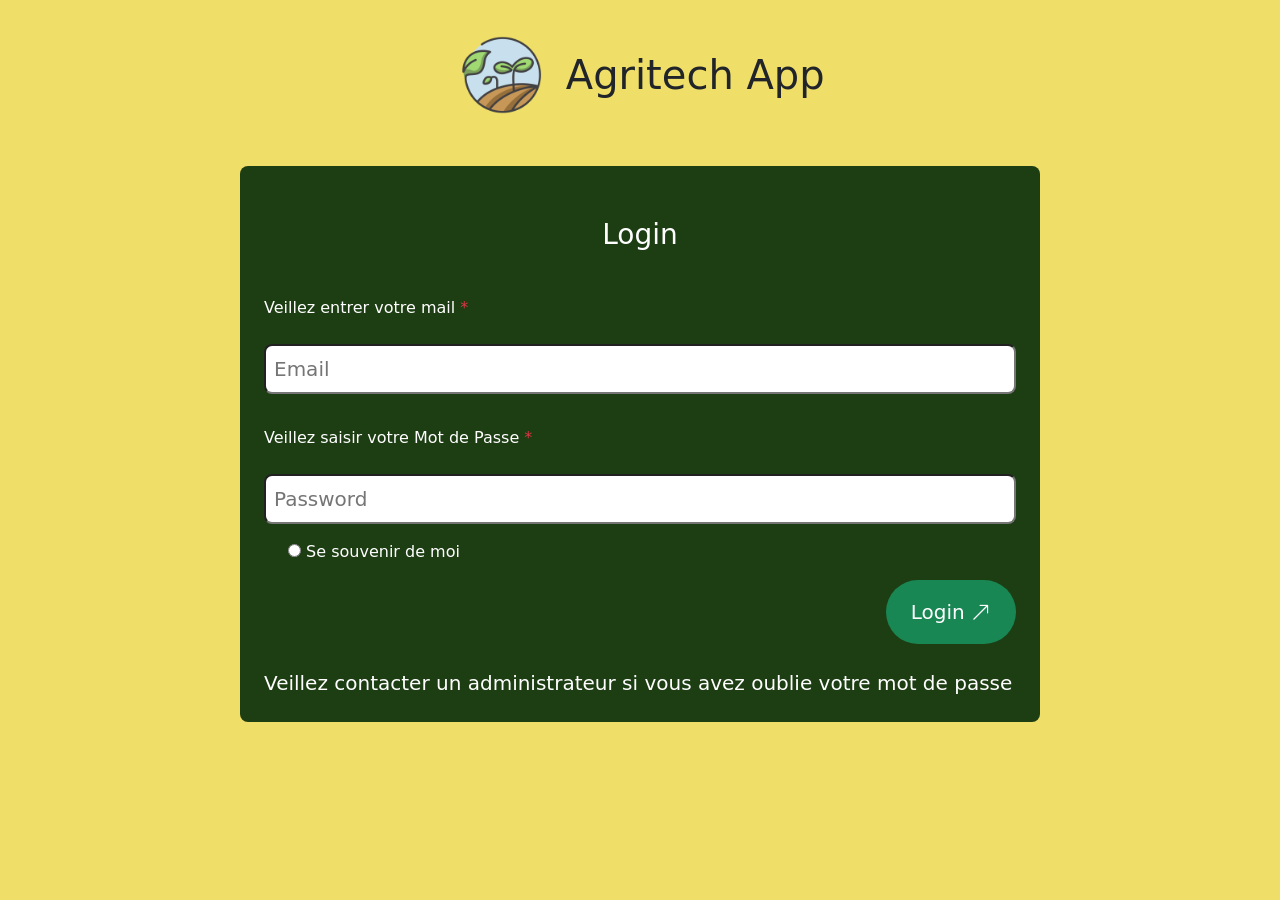
<file: index.html>
<!DOCTYPE html>
<html lang="fr">

<head>
    <meta charset="UTF-8">
    <meta name="viewport" content="width=device-width, initial-scale=1.0">
    <title>Document</title>
    <link href="https://cdn.jsdelivr.net/npm/bootstrap@5.3.8/dist/css/bootstrap.min.css" rel="stylesheet"
        integrity="sha384-sRIl4kxILFvY47J16cr9ZwB07vP4J8+LH7qKQnuqkuIAvNWLzeN8tE5YBujZqJLB" crossorigin="anonymous">
    <link rel="stylesheet" href="https://cdn.jsdelivr.net/npm/bootstrap-icons@1.13.1/font/bootstrap-icons.min.css">

</head>

<body class="" style="background-color: #EFDF68;">

    <div class="m-auto" style="width: clamp(410px, 80%, 800px);">
         <div
                class="col d-flex justify-content-center align-items-center gap-2 p-4 mb-3">
                <img style="width: 6.4rem; height: 6.4rem;" class="" src="img/favico.png" alt="">
                <div class="fs-1">Agritech App</div>
            </div>
        <form action="pages/home.html" style="background-color: #1D3D13; color: white;" class="w-100 p-4 rounded-3">
            <div class="w-100 text-center p-4 fs-3">Login</div>
            <div class="mb-3">
                <label for="exampleInputEmail1" class="form-label py-3">Veillez entrer votre mail <span class="text-danger">*</span> </label>
                <input class="col-12 p-2 fs-5 rounded-3" placeholder="Email" type="email" class="form-control" id="exampleInputEmail1" aria-describedby="emailHelp" required >
            </div>
            <div class="mb-3">
                <label for="exampleInputPassword1" class="form-label py-3">Veillez saisir votre Mot de Passe <span class="text-danger">*</span> </label>
                <input class="col-12 p-2 fs-5 rounded-3" placeholder="Password" type="password" class="form-control" id="exampleInputPassword1" required >
            </div>
            <div class="mb-3 form-check m-0">
                <input class="fs-4" type="radio" class="form-check-input" id="exampleCheck1">
                <label class="form-check-label" for="exampleCheck1">Se souvenir de moi</label>
            </div>
            <div class="d-flex justify-content-end">
            <button type="submit" class="btn bg-success text-white px-4 py-3 rounded-5 fs-5">Login <i class="bi bi-arrow-up-right fs-5"></i></i></button>
            </div>
            <div class="fs-5 mt-4">Veillez contacter un administrateur si vous avez oublie votre mot de passe</div>
        </form>
    </div>
</body>


</html>
</file>
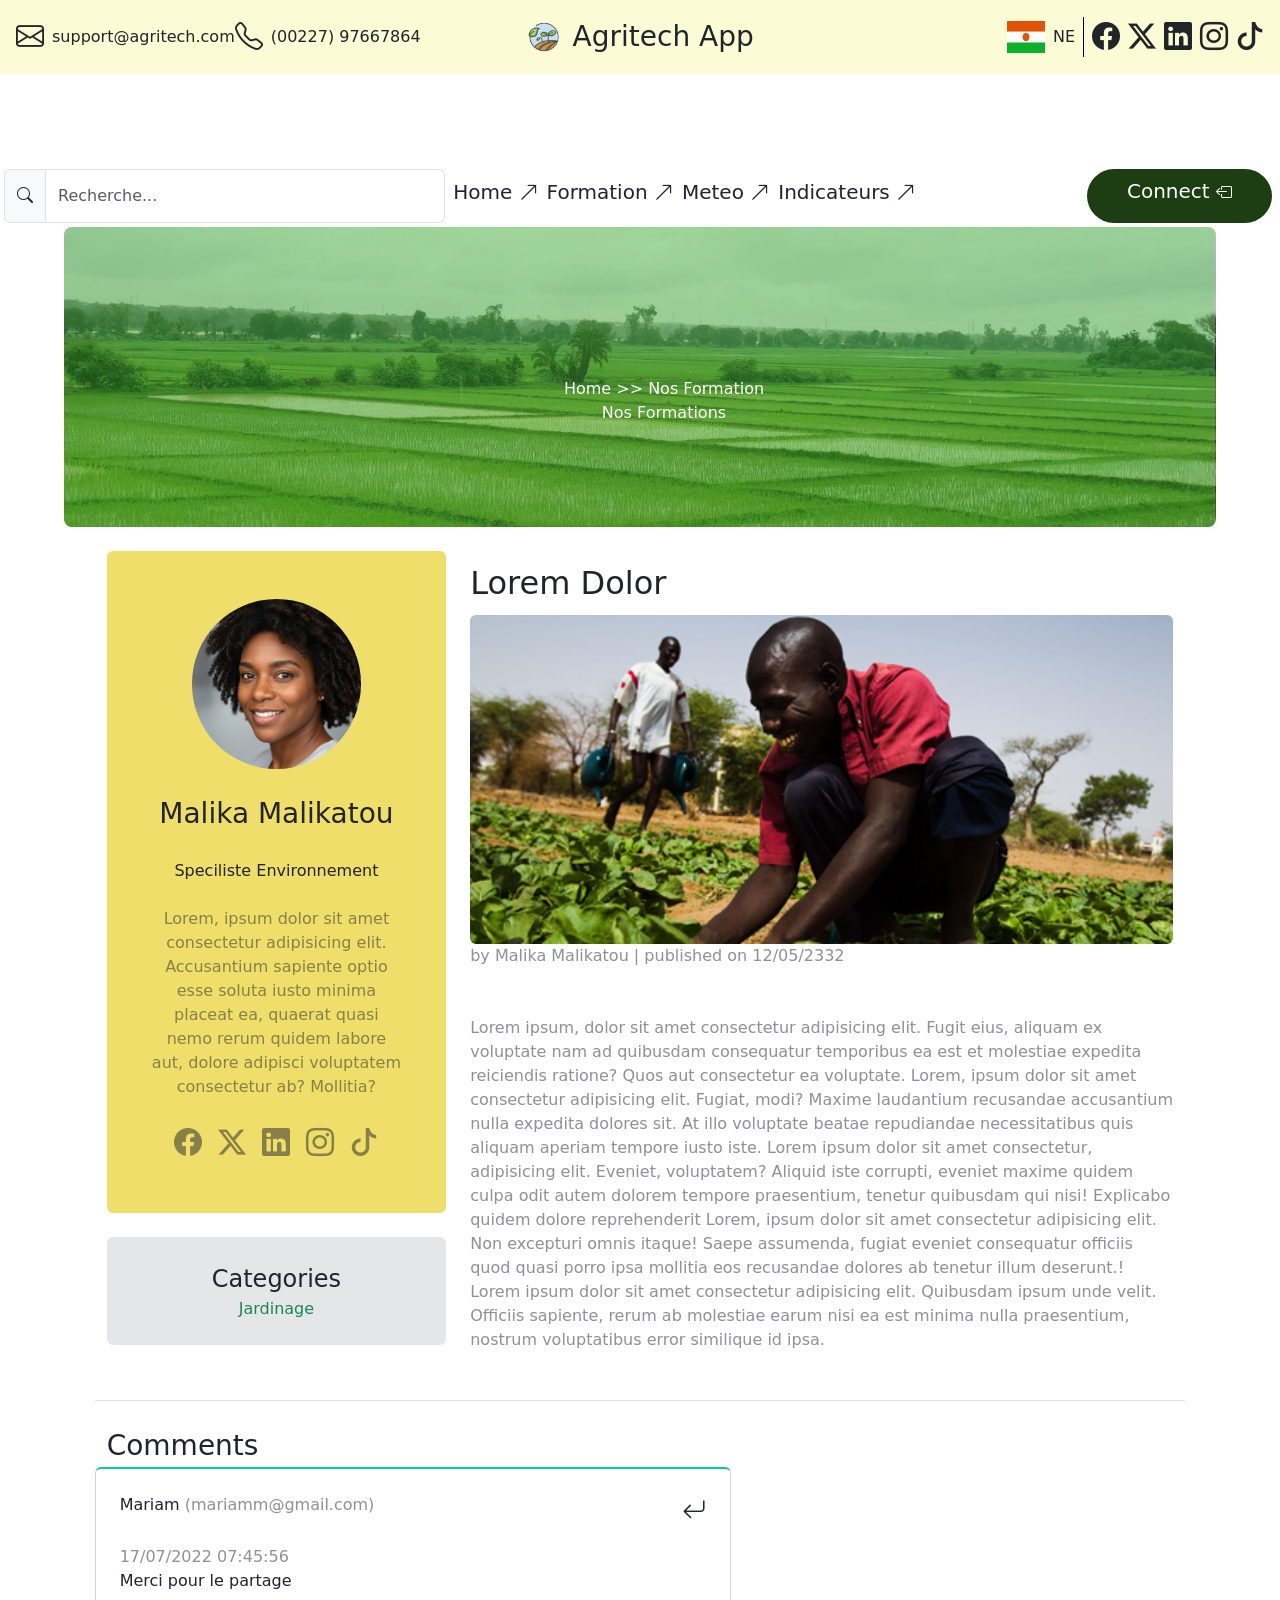
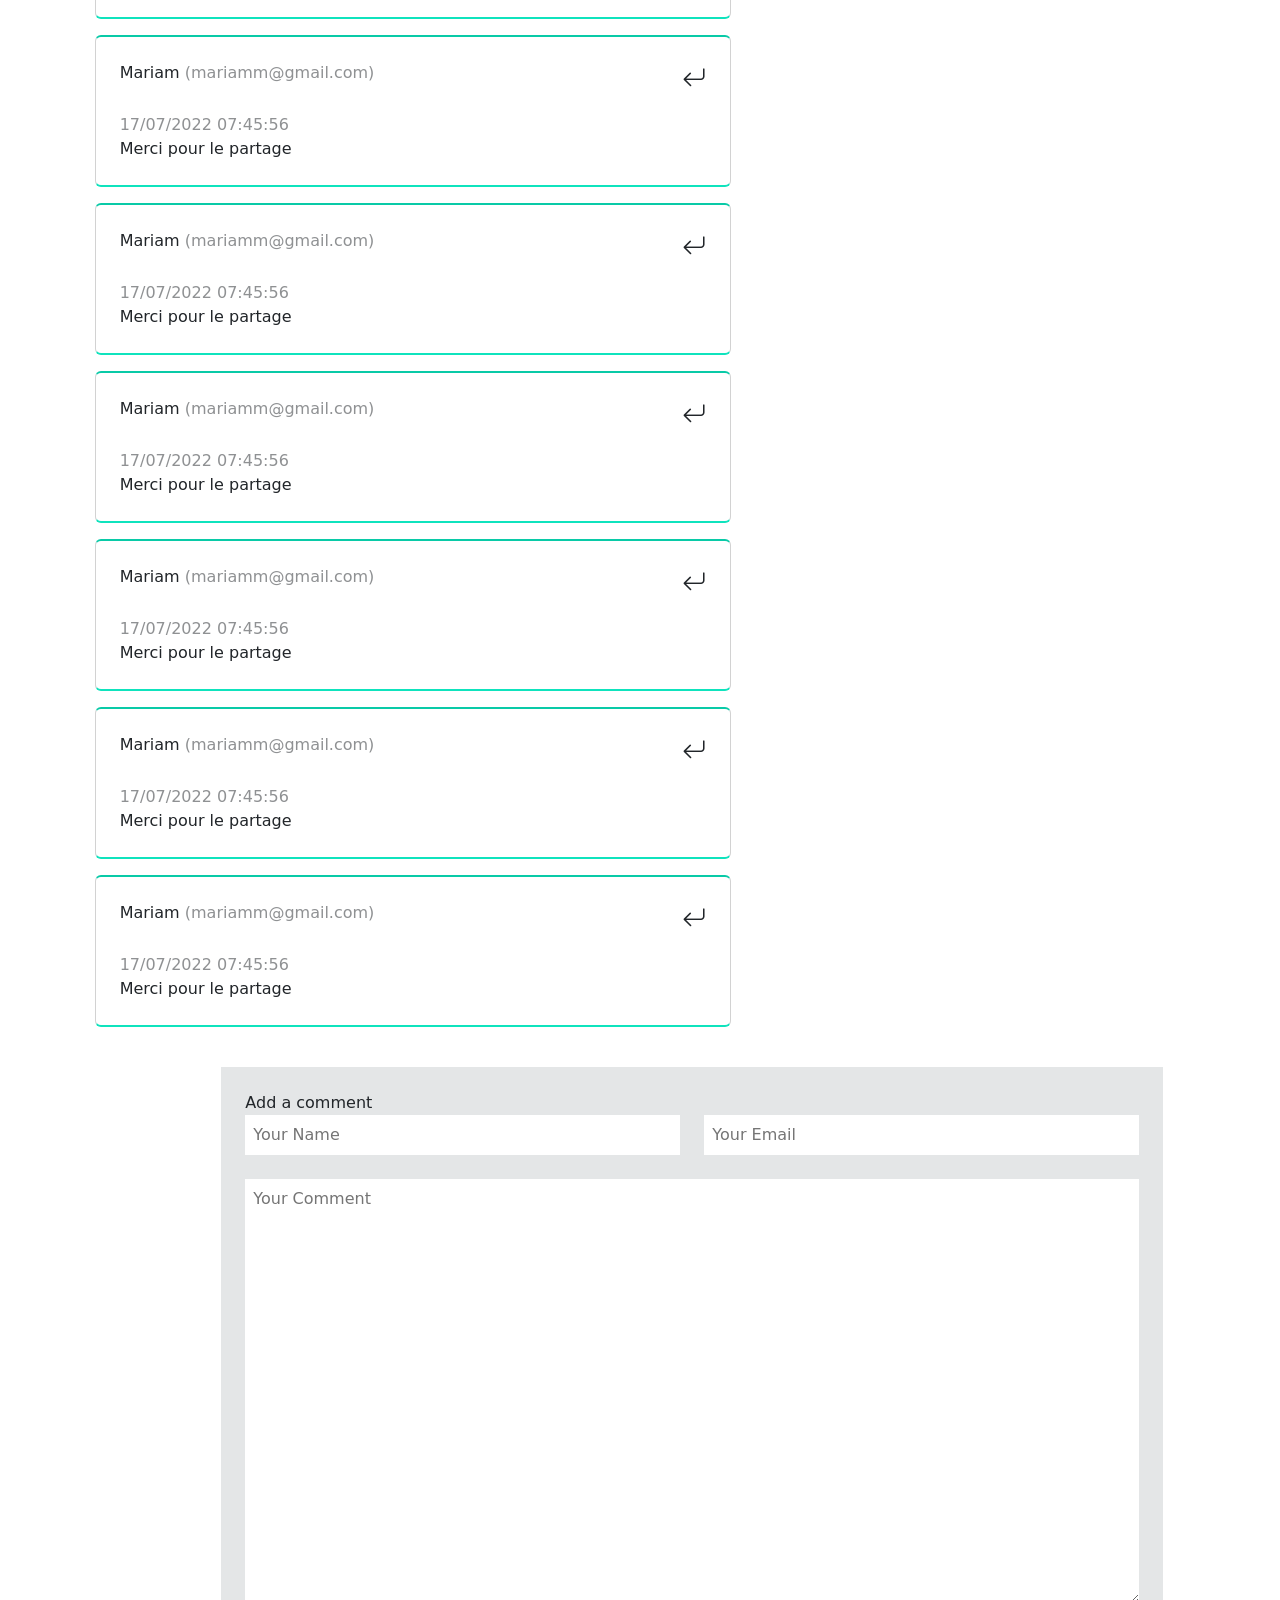
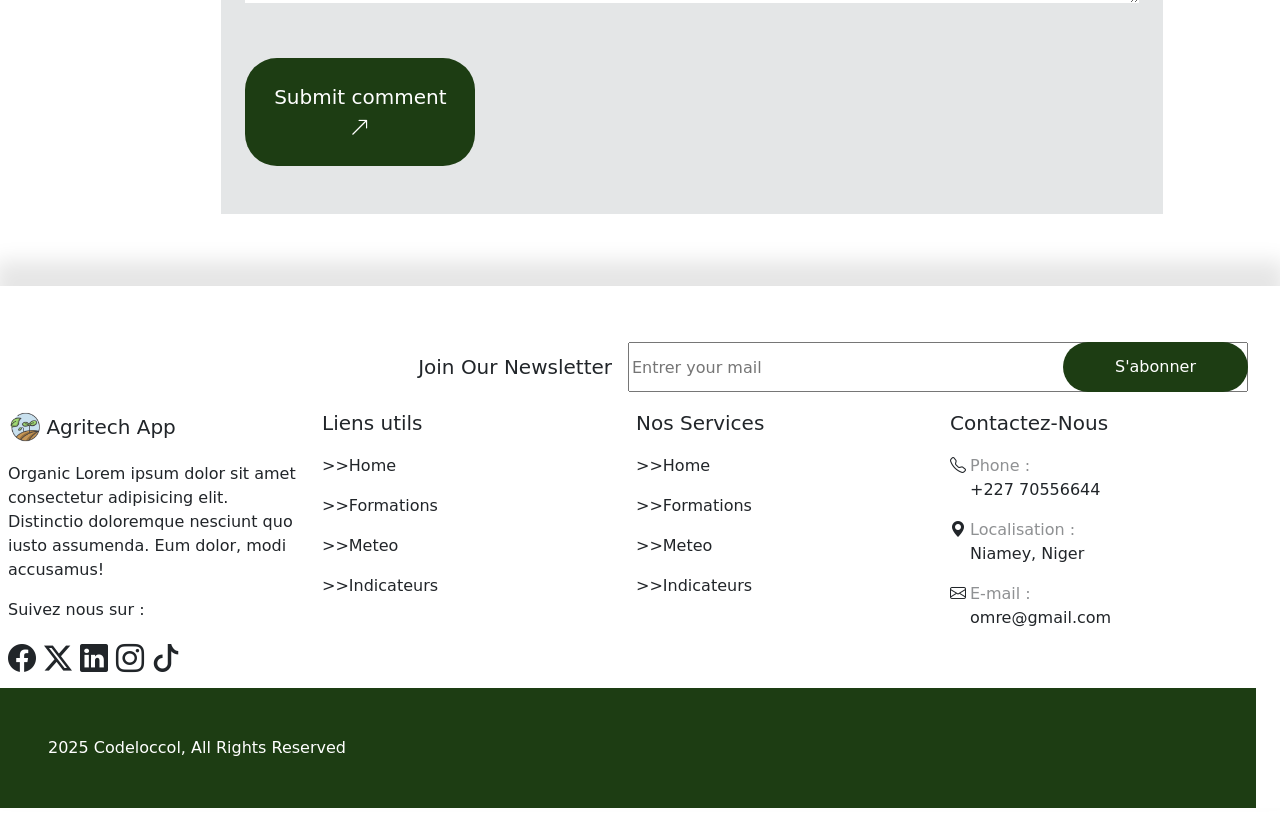
<file: pages/details.html>
<!DOCTYPE html>
<html lang="en">

<head>
    <meta charset="UTF-8">
    <meta name="viewport" content="width=device-width, initial-scale=1.0">
    <title>Document</title>
    <link href="https://cdn.jsdelivr.net/npm/bootstrap@5.3.8/dist/css/bootstrap.min.css" rel="stylesheet"
        integrity="sha384-sRIl4kxILFvY47J16cr9ZwB07vP4J8+LH7qKQnuqkuIAvNWLzeN8tE5YBujZqJLB" crossorigin="anonymous">
    <link rel="stylesheet" href="https://cdn.jsdelivr.net/npm/bootstrap-icons@1.13.1/font/bootstrap-icons.min.css">
    <link rel="stylesheet" href="../style.css">
</head>

<body>
    <div class="container-fluid p-3 d-none d-sm-flex my-bg-primaire">
        <div class="col d-none d-lg-flex">
            <div class="d-flex align-items-center gap-2">
                <div>
                    <i class="bi bi-envelope fs-3"></i>
                </div>
                <div> support@agritech.com</div>
            </div>
            <div class="d-flex align-items-center gap-2">
                <div>
                    <i class="bi bi-telephone fs-3"></i>
                </div>
                <div>(00227) 97667864</div>

            </div>

        </div>
        <div
            class="col d-flex justify-content-center justify-content-sm-start justify-content-lg-center align-items-center gap-2">
            <img style="width: 2.4rem; height: 2.4rem;" class="" src="../img/favico.png" alt="">
            <div class="fs-3">Agritech App</div>
        </div>
        <div class="col d-none d-sm-flex justify-content-end align-items-center gap-2">
            <img style="width: 2.4rem; height: 2rem;" src="../img/Niger.png" alt="">
            <div class="">NE</div>
            <div class="separateur"></div>
            <div><i class="bi bi-facebook fs-3"></i></div>
            <div><i class="bi bi-twitter-x fs-3"></i></div>
            <div><i class="bi bi-linkedin fs-3"></i></div>
            <div><i class="bi bi-instagram fs-3"></i></div>
            <div><i class="bi bi-tiktok fs-3"></i></div>
        </div>
        
    </div>
    <nav class="navbar fixed-top h-80p my-bg-primaire p-1 d-sm-none">
        <div class="container-fluid p-3">
            <div class="col d-none d-lg-flex">
                <div class="d-flex align-items-center gap-2">
                    <div>
                        <i class="bi bi-envelope fs-3"></i>
                    </div>
                    <div> support@agritech.com</div>
                </div>
                <div class="d-flex align-items-center gap-2">
                    <div>
                        <i class="bi bi-telephone fs-3"></i>
                    </div>
                    <div>(00227) 97667864</div>

                </div>

            </div>
            <div
                class="col d-flex justify-content-center justify-content-sm-start justify-content-lg-center align-items-center gap-2">
                <img style="width: 2.4rem; height: 2.4rem;" class="" src="../img/favico.png" alt="">
                <div class="fs-3">Agritech App</div>
            </div>
            <div class="col d-none d-sm-flex justify-content-end align-items-center gap-2">
                <img style="width: 2.4rem; height: 2rem;" src="../img/Niger.png" alt="">
                <div class="">NE</div>
                <div class="separateur"></div>
                <div><i class="bi bi-facebook fs-3"></i></div>
                <div><i class="bi bi-twitter-x fs-3"></i></div>
                <div><i class="bi bi-linkedin fs-3"></i></div>
                <div><i class="bi bi-instagram fs-3"></i></div>
                <div><i class="bi bi-tiktok fs-3"></i></div>
            </div>
            <button class="navbar-toggler d-sm-none" type="button" data-bs-toggle="offcanvas"
                data-bs-target="#offcanvasNavbar" aria-controls="offcanvasNavbar" aria-label="Toggle navigation">
                <span class="navbar-toggler-icon"></span>
            </button>
            <div class="offcanvas offcanvas-start p-3" tabindex="-1" id="offcanvasNavbar"
                aria-labelledby="offcanvasNavbarLabel">
                <div class="offcanvas-header px-0 border-bottom border-dark border-opacity-25">
                    <div class="d-flex flex-column w-100 gap-4 align-items-center">
                        <div class="d-flex w-100 justify-content-between align-items-center gap-2 mb-3">
                            <div class="d-flex">
                                <img style="width: 2.4rem; height: 2.4rem;" class="" src="../img/favico.png" alt="">
                                <div class="fs-3">Agritech App</div>
                            </div>
                            <button type="button" class="btn-close fs-5" data-bs-dismiss="offcanvas"
                                aria-label="Close"></button>
                        </div>
                        <button type="button" class="btn my-color-vert text-white rounded-3 w-150p">Connect <i
                                class="bi bi-box-arrow-left fs-6"></i></button>
                    </div>


                </div>
                <div class="offcanvas-body w-100 px-0 ">
                    <ul
                        class="navbar-nav w-100 pb-4 justify-content-end flex-grow-1 border-bottom border-dark border-opacity-25">
                        <li class="nav-item">
                            <a class="nav-link active fs-4" aria-current="page" href="#">Home <i
                                    class="bi bi-arrow-up-right fs-5"></i></a>
                        </li>
                        <li class="nav-item">
                            <a class="nav-link fs-4" href="#">Blog <i class="bi bi-arrow-up-right fs-5"></i></a>
                        </li>
                        <li class="nav-item">
                            <a class="nav-link fs-4" href="#">Meteo <i class="bi bi-arrow-up-right fs-5"></i></a>
                        </li>
                        <li class="nav-item">
                            <a class="nav-link fs-4" href="#">Indicateurs <i class="bi bi-arrow-up-right fs-5"></i></a>
                        </li>
                    </ul>

                    <div class="d-flex flex-column py-4 gap-2 align-items-center">
                        <div class="fs-4 fw-400">Socials links :</div>
                        <div class="d-flex align-items-center gap-2">
                            <img style="width: 2.4rem; height: 2rem;" src="../img/Niger.png" alt="">
                            <div class="">NE</div>
                            <div class="separateur"></div>
                            <div><i class="bi bi-facebook fs-3"></i></div>
                            <div><i class="bi bi-twitter-x fs-3"></i></div>
                            <div><i class="bi bi-linkedin fs-3"></i></div>
                            <div><i class="bi bi-instagram fs-3"></i></div>
                            <div><i class="bi bi-tiktok fs-3"></i></div>
                        </div>
                        <div class="d-flex gap-2">
                            <div> <i class="bi bi-envelope fs-5"></i> </div>

                            <div class="fs-5 fw-400">omre@gmail.com</div>
                        </div>
                        <div class="d-flex gap-2">
                            <div> <i class="bi bi-telephone fs-5"></i> </div>

                            <div class="fs-5 fw-400">+227 70556644</div>
                        </div>
                    </div>

                </div>
            </div>
        </div>
    </nav>
    <div style=" margin-top: 90px !important;" class="container-fluid w-100 h-1p">
    </div>
    <div class="container-fluid d-none d-sm-flex d-flex justify-content-between d-sm-flex p-1 gap-1">
        <div class="d-flex justify-content-start w-35 d-none d-lg-flex">
            <div class="input-group w-100">
                <span class="input-group-text">
                    <i class="bi bi-search"></i>
                </span>
                <input style="max-width: 400px;" type="text" class="form-control" placeholder="Recherche...">
            </div>
        </div>
        <div class="col d-flex justify-content-start align-items-center pt-2">
            <ul class="d-flex justify-content-start align-items-center list-style-none gap-2 list-unstyled ">
                <li>
                    <div class="d-flex">
                        <a class="text-decoration-none fs-5 text-dark" href="home.html">Home <i
                                class="bi bi-arrow-up-right"></i>
                        </a>
                    </div>
                </li>
                <li>
                    <div class="d-flex">
                        <a class="text-decoration-none fs-5 text-dark" href="">Formation <i
                                class="bi bi-arrow-up-right"></i> </a>
                    </div>
                </li>
                <li>
                    <div class="d-flex ">
                        <a class="text-decoration-none fs-5 text-dark" href="">Meteo <i
                                class="bi bi-arrow-up-right"></i> </a>
                    </div>
                </li>
                <li>
                    <div class="d-flex">
                        <a class="text-decoration-none fs-5 text-dark" href="">Indicateurs <i
                                class="bi bi-arrow-up-right"></i> </a>
                    </div>
                </li>
            </ul>
        </div>
        <div class="d-flex justify-content-end">
            <a href="../index.html" type="button" class="btn my-color-vert w-150p rounded-5 text-white fs-5">Connect <i
                    class="bi bi-box-arrow-left text-white fs-6 "></i><a>
        </div>
    </div>
    <div style="width: 90%;" class="px-4 presentation rounded-3 overflow-hidden m-auto h-300p position-relative">
        <div class="position-absolute top-0 left-n w-100 h-100 transparent"></div>
        <div style="width: 80%;"
            class="position-absolute left-0 top-0 w-100 pt-5 h-100 d-flex flex-column align-items-center justify-content-center text-white">
            <div>Home >> Nos Formation</div>
            <div>Nos Formations</div>

        </div>
    </div>

    <div class="col-10 offset-1">
        <div class="row my-4 border-bottom border-opacity-25 pb-5">
            <div class="col-12 col-lg-4 d-flex flex-column gap-4">
                <div class="card border-0 gap-4">
                    <div class="card border-0 my-bg-yellow  d-flex flex-column align-items-center gap-4 py-5 ">
                        <img class="w-50 rounded-circle" src="../img/avatar-1.png" alt="">
                        <div class="fs-3 fw-400">Malika Malikatou</div>
                        <div>Speciliste Environnement</div>
                        <div class="w-75 m-auto text-center opacity-50">Lorem, ipsum dolor sit amet consectetur
                            adipisicing elit. Accusantium sapiente optio esse soluta iusto minima placeat ea,
                            quaerat
                            quasi nemo rerum quidem labore aut, dolore adipisci voluptatem consectetur ab? Mollitia?
                        </div>
                        <div class="d-flex gap-3 opacity-50">
                            <div><i class="bi bi-facebook fs-3"></i></div>
                            <div><i class="bi bi-twitter-x fs-3"></i></div>
                            <div><i class="bi bi-linkedin fs-3"></i></div>
                            <div><i class="bi bi-instagram fs-3"></i></div>
                            <div><i class="bi bi-tiktok fs-3"></i></div>
                        </div>
                    </div>
                    <div class="card d-flex flex-column align-items-center bg-secondary-transparent border-0 p-4">
                        <div class="fs-4">Categories</div>
                        <div class="text-success">Jardinage</div>

                    </div>
                </div>

            </div>
            <div class="col-12 col-lg-8 d-flex flex-column">
                <span class="fs-2 my-2 fw-400">Lorem Dolor</span>
                <div class="card border-0 overflow-hidden">
                    <img class="w-100" src="../img/Blog-img-1.jpg" alt="">
                </div>
                <span class="opacity-50 mb-5">by Malika Malikatou | published on 12/05/2332</span>
                <div class="opacity-50">Lorem ipsum, dolor sit amet consectetur adipisicing elit. Fugit eius,
                    aliquam ex
                    voluptate nam ad quibusdam consequatur temporibus ea est et molestiae expedita reiciendis
                    ratione?
                    Quos aut consectetur ea voluptate. Lorem, ipsum dolor sit amet consectetur adipisicing elit.
                    Fugiat,
                    modi? Maxime laudantium recusandae accusantium nulla expedita dolores sit. At illo voluptate
                    beatae
                    repudiandae necessitatibus quis aliquam aperiam tempore iusto iste. Lorem ipsum dolor sit amet
                    consectetur, adipisicing elit. Eveniet, voluptatem? Aliquid iste corrupti, eveniet maxime quidem
                    culpa odit autem dolorem tempore praesentium, tenetur quibusdam qui nisi! Explicabo quidem
                    dolore
                    reprehenderit Lorem, ipsum dolor sit amet consectetur adipisicing elit. Non excepturi omnis
                    itaque!
                    Saepe assumenda, fugiat eveniet consequatur officiis quod quasi porro ipsa mollitia eos
                    recusandae
                    dolores ab tenetur illum deserunt.! Lorem ipsum dolor sit amet consectetur adipisicing elit.
                    Quibusdam ipsum unde velit. Officiis sapiente, rerum ab molestiae earum nisi ea est minima nulla
                    praesentium, nostrum voluptatibus error similique id ipsa.</div>


            </div>
        </div>
        <div class="row">
            <div class="col-12 fs-3 fw-400">Comments</div>
            <div class="card borderY-vert col-8 col-sm-7 mb-3 d-flex flex-column p-4">
                <div class="d-flex w-100 justify-content-between mb-3">
                    <div>Mariam <span class="opacity-50">(mariamm@gmail.com)</span> </div>
                    <div class=""> <i class="bi bi-arrow-return-left fs-4 fw-400"></i> </div>
                </div>
                <div class="opacity-50">17/07/2022 07:45:56</div>
                <div>Merci pour le partage</div>
            </div>
            <div class="card borderY-vert col-8 col-sm-7 mb-3 d-flex flex-column p-4">
                <div class="d-flex w-100 justify-content-between mb-3">
                    <div>Mariam <span class="opacity-50">(mariamm@gmail.com)</span> </div>
                    <div class=""> <i class="bi bi-arrow-return-left fs-4 fw-400"></i> </div>
                </div>
                <div class="opacity-50">17/07/2022 07:45:56</div>
                <div>Merci pour le partage</div>
            </div>
            <div class="card borderY-vert col-8 col-sm-7 mb-3 d-flex flex-column p-4">
                <div class="d-flex w-100 justify-content-between mb-3">
                    <div>Mariam <span class="opacity-50">(mariamm@gmail.com)</span> </div>
                    <div class=""> <i class="bi bi-arrow-return-left fs-4 fw-400"></i> </div>
                </div>
                <div class="opacity-50">17/07/2022 07:45:56</div>
                <div>Merci pour le partage</div>
            </div>
            <div class="card borderY-vert col-8 col-sm-7 mb-3 d-flex flex-column p-4">
                <div class="d-flex w-100 justify-content-between mb-3">
                    <div>Mariam <span class="opacity-50">(mariamm@gmail.com)</span> </div>
                    <div class=""> <i class="bi bi-arrow-return-left fs-4 fw-400"></i> </div>
                </div>
                <div class="opacity-50">17/07/2022 07:45:56</div>
                <div>Merci pour le partage</div>
            </div>
            <div class="card borderY-vert col-8 col-sm-7 mb-3 d-flex flex-column p-4">
                <div class="d-flex w-100 justify-content-between mb-3">
                    <div>Mariam <span class="opacity-50">(mariamm@gmail.com)</span> </div>
                    <div class=""> <i class="bi bi-arrow-return-left fs-4 fw-400"></i> </div>
                </div>
                <div class="opacity-50">17/07/2022 07:45:56</div>
                <div>Merci pour le partage</div>
            </div>
            <div class="card borderY-vert col-8 col-sm-7 mb-3 d-flex flex-column p-4">
                <div class="d-flex w-100 justify-content-between mb-3">
                    <div>Mariam <span class="opacity-50">(mariamm@gmail.com)</span> </div>
                    <div class=""> <i class="bi bi-arrow-return-left fs-4 fw-400"></i> </div>
                </div>
                <div class="opacity-50">17/07/2022 07:45:56</div>
                <div>Merci pour le partage</div>
            </div>
            <div class="card borderY-vert col-8 col-sm-7 mb-3 d-flex flex-column p-4">
                <div class="d-flex w-100 justify-content-between mb-3">
                    <div>Mariam <span class="opacity-50">(mariamm@gmail.com)</span> </div>
                    <div class=""> <i class="bi bi-arrow-return-left fs-4 fw-400"></i> </div>
                </div>
                <div class="opacity-50">17/07/2022 07:45:56</div>
                <div>Merci pour le partage</div>
            </div>
        </div>

    </div>
    <div class="container-fluid mt-4 w-100 pb-5">
        <div class="col-11 col-sm-9 offset-1 offset-sm-2 border-0 p-4 bg-secondary-transparent">
            <form class="d-flex flex-column gap-4" action="">
                <div class="">Add a comment</div>
                <div class="row gap-4 gap-sm-0">
                    <div class="col-12 col-sm-6">
                        <input class="w-100 border-0 p-2" placeholder="Your Name" type="text">
                    </div>
                    <div class="col-12 col-sm-6">
                        <input class="w-100 border-0 p-2" placeholder="Your Email" type="text">
                    </div>
                </div>
                <textarea class="w-100 border-0 bg-white p-2 mt-4" rows="17" placeholder="Your Comment" name=""
                    id=""></textarea>

                <a style="max-width: 230px;;" href="" type="button"
                    class="my-color-vert text-center border-0 p-2 p-sm-4 fs-5 my-4 rounded-5 text-white">Submit
                    comment <i class="bi bi-arrow-up-right"></i></a> </a>

            </form>
        </div>
    </div>


    <footer class="footer container-fluid my-4 shadow-bottom pt-5">
        <div class="row w-100 fs-6">
            <div
                class="col-12 p-2 p-0 p-1 d-flex gap-3 align-items-center justify-content-center justify-content-sm-end">
                <div class="fs-5"> Join Our Newsletter </div>
                <div class="w-50 w-sm-75 h-50p d-flex align-items-center position-relative">
                    <input type="text" placeholder="Entrer your mail" class="h-100 w-100">
                    <button style="right: 0;"
                        class="btn my-color-vert text-white position-absolute rounded-5 px-4 top-0 w-150p h-100">S'abonner</button>
                </div>
            </div>
            <div class="col-12 gap-3 p-2 col-sm-6 col-lg-3 d-flex flex-column">
                <div class="d-flex align-items-center">
                    <img style="width: 2.4rem; height: 2.4rem;" class="" src="../img/favico.png" alt="">
                    <div class="fs-5 fw-400">Agritech App</div>
                </div>
                <div>
                    Organic Lorem ipsum dolor sit amet consectetur adipisicing elit. Distinctio doloremque
                    nesciunt quo iusto assumenda. Eum dolor, modi accusamus!
                </div>
                <div>Suivez nous sur :</div>
                <div class="col d-flex align-items-center gap-2">
                    <div><i class="bi bi-facebook fs-3"></i></div>
                    <div><i class="bi bi-twitter-x fs-3"></i></div>
                    <div><i class="bi bi-linkedin fs-3"></i></div>
                    <div><i class="bi bi-instagram fs-3"></i></div>
                    <div><i class="bi bi-tiktok fs-3"></i></div>
                </div>
            </div>
            <div class="col-12 gap-3 p-2 col-sm-6 col-lg-3 d-flex flex-column">
                <div class="fs-5 fw-400">Liens utils</div>
                <div>>>Home</div>
                <div>>>Formations</div>
                <div>>>Meteo</div>
                <div>>>Indicateurs</div>
            </div>
            <div class="col-12 gap-3 p-2 col-sm-6 col-lg-3 d-flex flex-column">
                <div class="fs-5 fw-400">Nos Services</div>
                <div>>>Home</div>
                <div>>>Formations</div>
                <div>>>Meteo</div>
                <div>>>Indicateurs</div>
            </div>
            <div class="col-12 gap-3 p-2 col-sm-6 col-lg-3 d-flex flex-column">
                <div class="fs-5 fw-400">Contactez-Nous</div>
                <div class="d-flex gap-1">
                    <div> <i class="bi bi-telephone"></i> </div>
                    <div class="d-flex flex-column">
                        <div class="fw-400 opacity-50">Phone :</div>
                        <div>+227 70556644</div>
                    </div>
                </div>
                <div class="d-flex gap-1">
                    <div> <i class="bi bi-geo-alt-fill"></i> </div>
                    <div class="d-flex flex-column">
                        <div class="fw-400 opacity-50">Localisation :</div>
                        <div>Niamey, Niger</div>
                    </div>
                </div>
                <div class="d-flex gap-1">
                    <div> <i class="bi bi-envelope"></i> </div>
                    <div class="d-flex flex-column">
                        <div class="fw-400 opacity-50">E-mail :</div>
                        <div>omre@gmail.com</div>
                    </div>
                </div>
            </div>




            <div class="container-fluid mx-0 col-12 my-color-vert text-white m-0 p-4 w-100">
                <div class="d-flex align-items-center justify-content-start p-4">
                    2025 Codeloccol, All Rights Reserved
                </div>
            </div>
        </div>
    </footer>
    <script src="https://cdn.jsdelivr.net/npm/bootstrap@5.3.8/dist/js/bootstrap.bundle.min.js"
        integrity="sha384-FKyoEForCGlyvwx9Hj09JcYn3nv7wiPVlz7YYwJrWVcXK/BmnVDxM+D2scQbITxI"
        crossorigin="anonymous"></script>
</body>

</html>
</file>
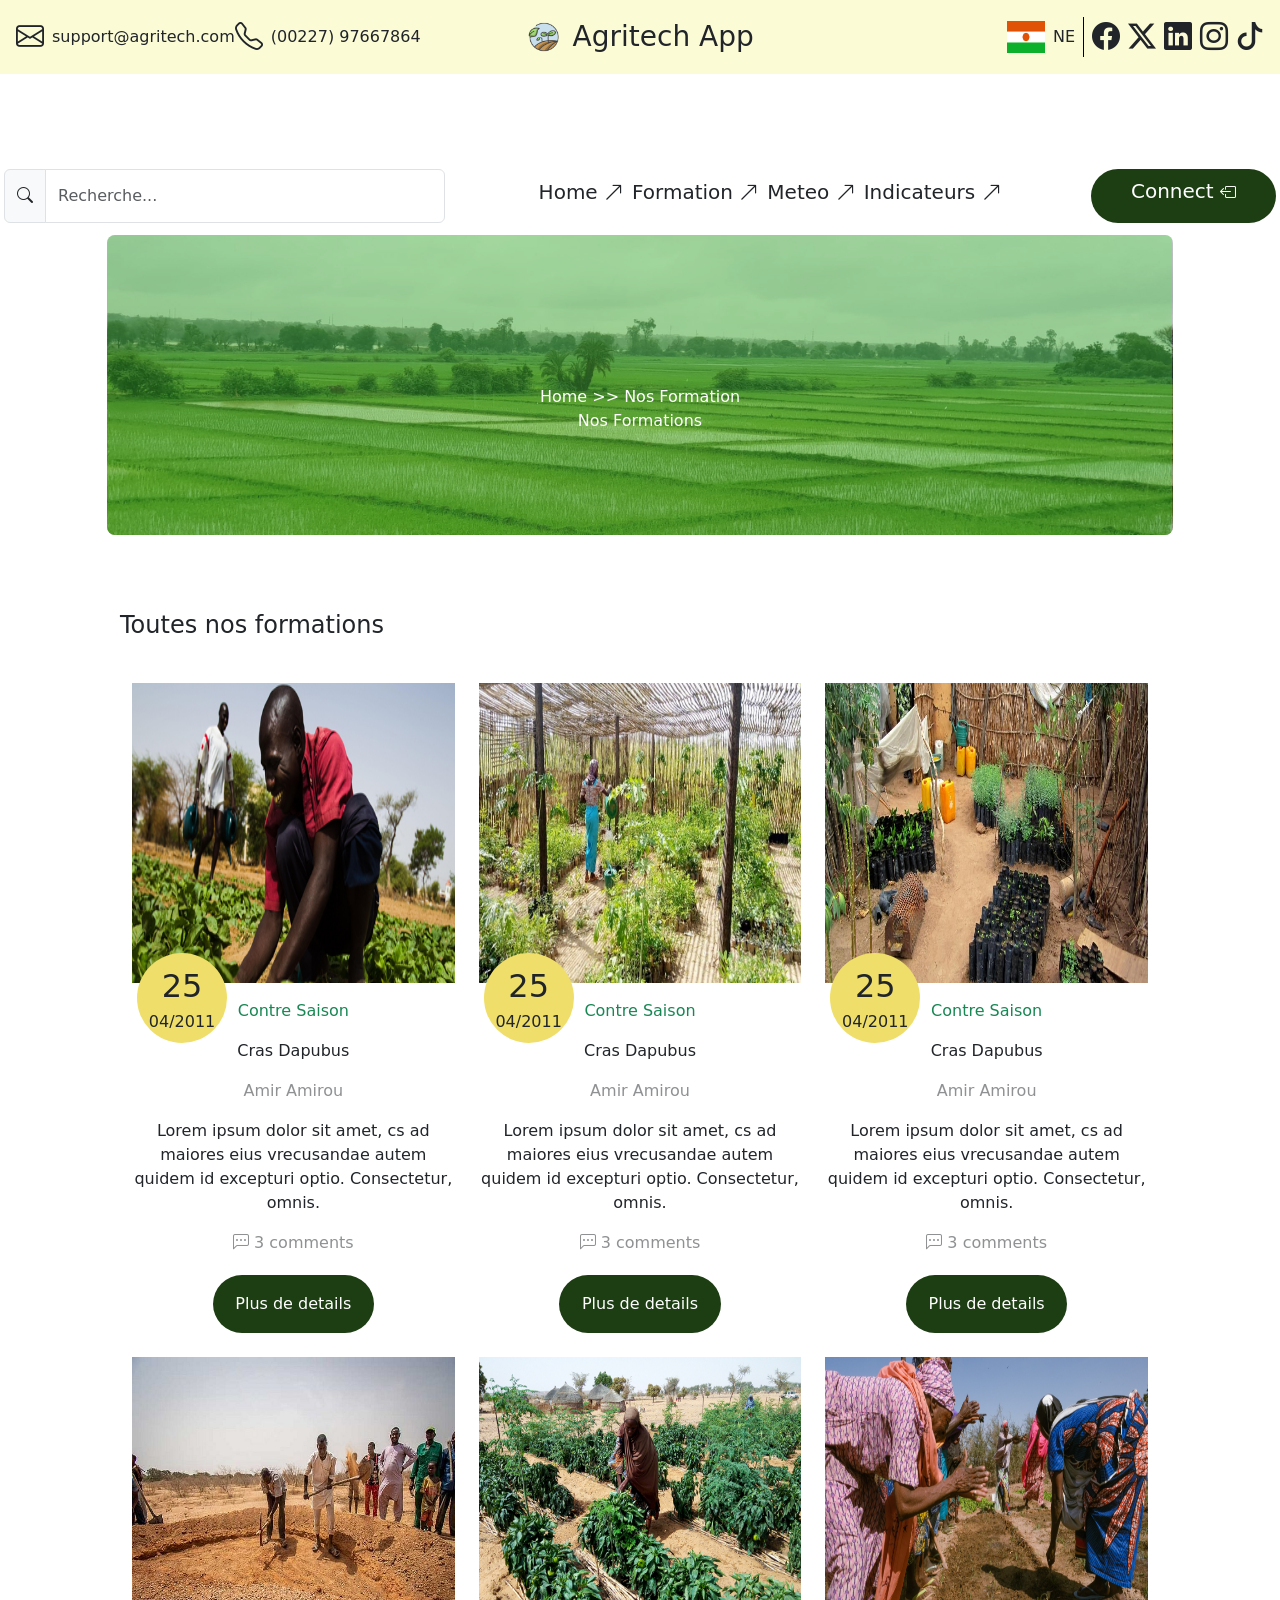
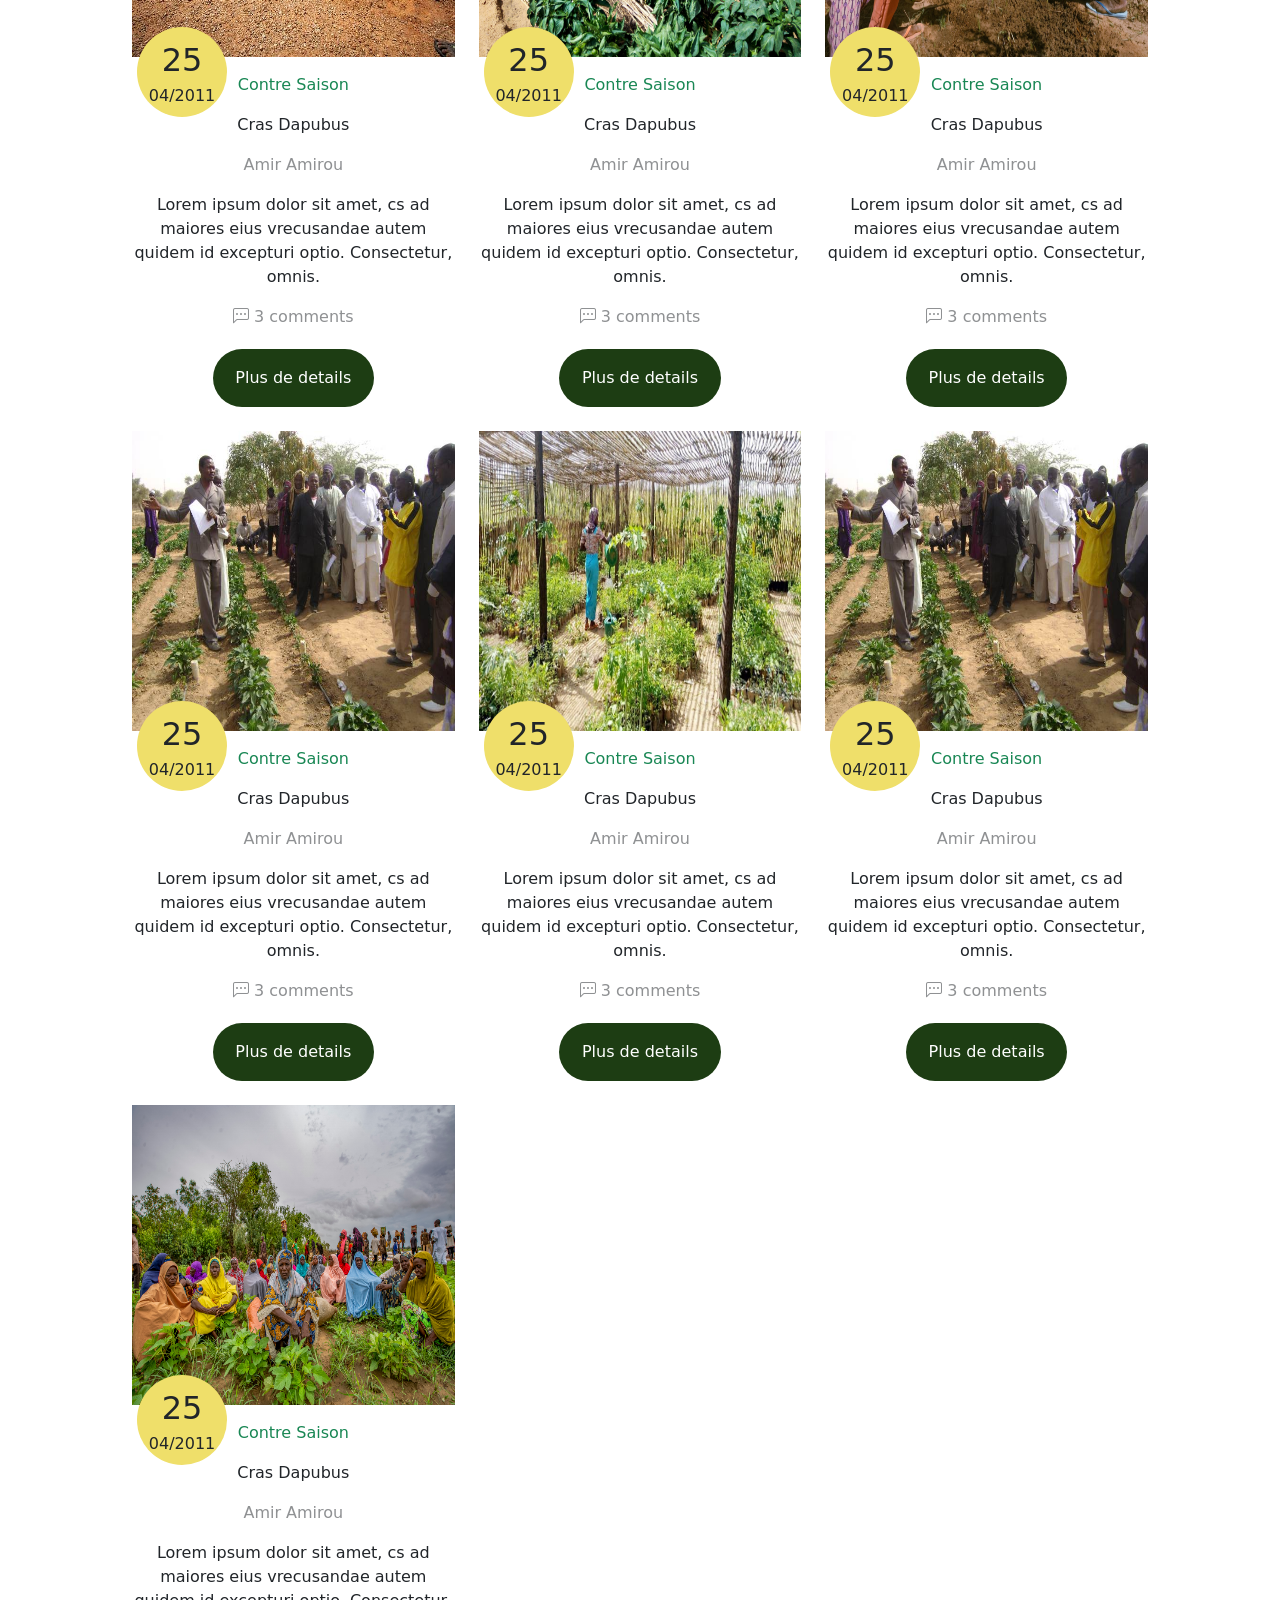
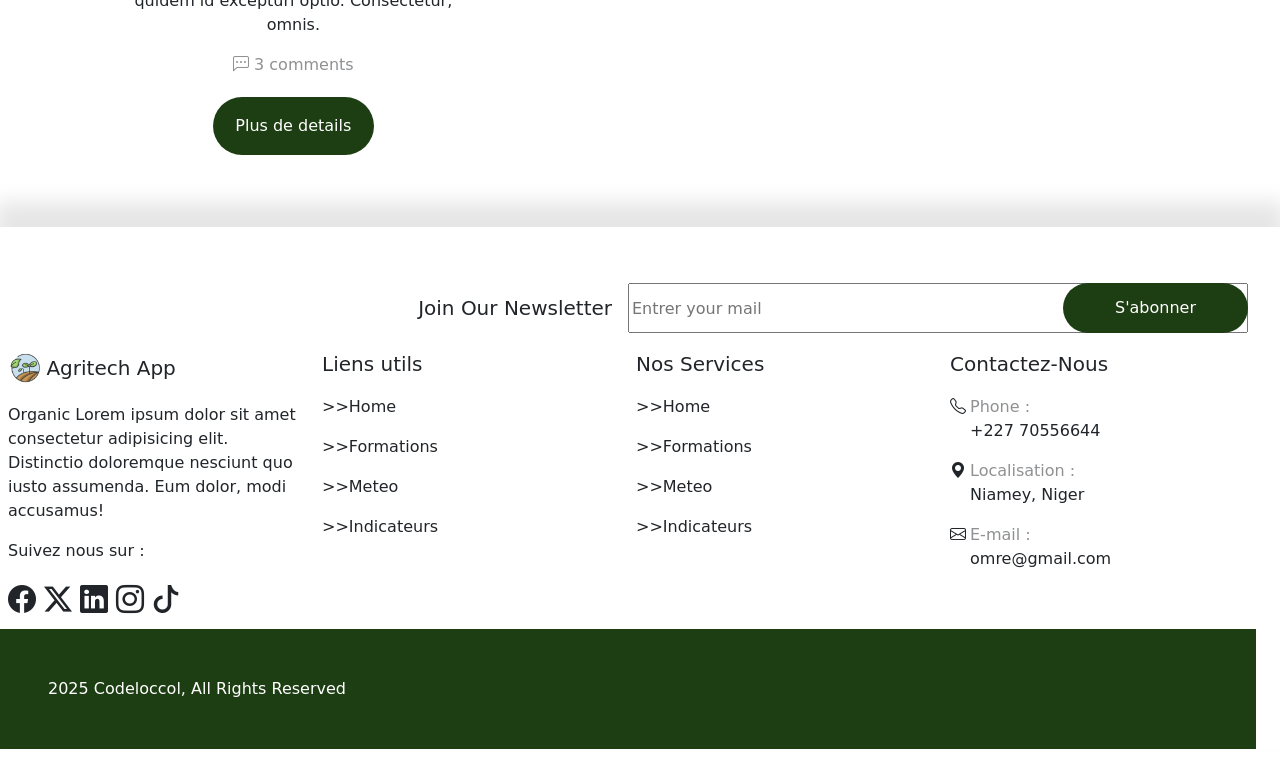
<file: pages/formation.html>
<!DOCTYPE html>
<html lang="en">

<head>
    <meta charset="UTF-8">
    <meta name="viewport" content="width=device-width, initial-scale=1.0">
    <title>Document</title>
    <link href="https://cdn.jsdelivr.net/npm/bootstrap@5.3.8/dist/css/bootstrap.min.css" rel="stylesheet"
        integrity="sha384-sRIl4kxILFvY47J16cr9ZwB07vP4J8+LH7qKQnuqkuIAvNWLzeN8tE5YBujZqJLB" crossorigin="anonymous">
    <link rel="stylesheet" href="https://cdn.jsdelivr.net/npm/bootstrap-icons@1.13.1/font/bootstrap-icons.min.css">
    <link rel="stylesheet" href="../style.css">
</head>

<body class="">
    <div class="container-fluid p-3 d-none d-sm-flex my-bg-primaire">
        <div class="col d-none d-lg-flex">
            <div class="d-flex align-items-center gap-2">
                <div>
                    <i class="bi bi-envelope fs-3"></i>
                </div>
                <div> support@agritech.com</div>
            </div>
            <div class="d-flex align-items-center gap-2">
                <div>
                    <i class="bi bi-telephone fs-3"></i>
                </div>
                <div>(00227) 97667864</div>

            </div>

        </div>
        <div
            class="col d-flex justify-content-center justify-content-sm-start justify-content-lg-center align-items-center gap-2">
            <img style="width: 2.4rem; height: 2.4rem;" class="" src="../img/favico.png" alt="">
            <div class="fs-3">Agritech App</div>
        </div>
        <div class="col d-none d-sm-flex justify-content-end align-items-center gap-2">
            <img style="width: 2.4rem; height: 2rem;" src="../img/Niger.png" alt="">
            <div class="">NE</div>
            <div class="separateur"></div>
            <div><i class="bi bi-facebook fs-3"></i></div>
            <div><i class="bi bi-twitter-x fs-3"></i></div>
            <div><i class="bi bi-linkedin fs-3"></i></div>
            <div><i class="bi bi-instagram fs-3"></i></div>
            <div><i class="bi bi-tiktok fs-3"></i></div>
        </div>
        
    </div>
    <nav class="navbar fixed-top h-80p my-bg-primaire p-1 d-sm-none">
        <div class="container-fluid p-3">
            <div class="col d-none d-lg-flex">
                <div class="d-flex align-items-center gap-2">
                    <div>
                        <i class="bi bi-envelope fs-3"></i>
                    </div>
                    <div> support@agritech.com</div>
                </div>
                <div class="d-flex align-items-center gap-2">
                    <div>
                        <i class="bi bi-telephone fs-3"></i>
                    </div>
                    <div>(00227) 97667864</div>

                </div>
 
            </div>
            <div
                class="col d-flex justify-content-center justify-content-sm-start justify-content-lg-center align-items-center gap-2">
                <img style="width: 2.4rem; height: 2.4rem;" class="" src="../img/favico.png" alt="">
                <div class="fs-3">Agritech App</div>
            </div>
            <div class="col d-none d-sm-flex justify-content-end align-items-center gap-2">
                <img style="width: 2.4rem; height: 2rem;" src="../img/Niger.png" alt="">
                <div class="">NE</div>
                <div class="separateur"></div>
                <div><i class="bi bi-facebook fs-3"></i></div>
                <div><i class="bi bi-twitter-x fs-3"></i></div>
                <div><i class="bi bi-linkedin fs-3"></i></div>
                <div><i class="bi bi-instagram fs-3"></i></div>
                <div><i class="bi bi-tiktok fs-3"></i></div>
            </div>
            <button class="navbar-toggler d-sm-none" type="button" data-bs-toggle="offcanvas"
                data-bs-target="#offcanvasNavbar" aria-controls="offcanvasNavbar" aria-label="Toggle navigation">
                <span class="navbar-toggler-icon"></span>
            </button>
            <div class="offcanvas offcanvas-start p-3" tabindex="-1" id="offcanvasNavbar"
                aria-labelledby="offcanvasNavbarLabel">
                <div class="offcanvas-header px-0 border-bottom border-dark border-opacity-25">
                    <div class="d-flex flex-column w-100 gap-4 align-items-center">
                        <div class="d-flex w-100 justify-content-between align-items-center gap-2 mb-3">
                            <div class="d-flex">
                                <img style="width: 2.4rem; height: 2.4rem;" class="" src="../img/favico.png" alt="">
                                <div class="fs-3">Agritech App</div>
                            </div>
                            <button type="button" class="btn-close fs-5" data-bs-dismiss="offcanvas"
                                aria-label="Close"></button>
                        </div>
                        <button type="button" class="btn my-color-vert text-white rounded-3 w-150p">Connect <i
                                class="bi bi-box-arrow-left fs-6"></i></button>
                    </div>


                </div>
                <div class="offcanvas-body w-100 px-0 ">
                    <ul
                        class="navbar-nav w-100 pb-4 justify-content-end flex-grow-1 border-bottom border-dark border-opacity-25">
                        <li class="nav-item">
                            <a class="nav-link active fs-4" aria-current="page" href="home.html">Home <i
                                    class="bi bi-arrow-up-right fs-5"></i></a>
                        </li>
                        <li class="nav-item">
                            <a class="nav-link fs-4" href="#">Blog <i class="bi bi-arrow-up-right fs-5"></i></a>
                        </li>
                        <li class="nav-item">
                            <a class="nav-link fs-4" href="#">Meteo <i class="bi bi-arrow-up-right fs-5"></i></a>
                        </li>
                        <li class="nav-item">
                            <a class="nav-link fs-4" href="#">Indicateurs <i class="bi bi-arrow-up-right fs-5"></i></a>
                        </li>
                    </ul>
 
                    <div class="d-flex flex-column py-4 gap-2 align-items-center">
                        <div class="fs-4 fw-400">Socials links :</div>
                        <div class="d-flex align-items-center gap-2">
                            <img style="width: 2.4rem; height: 2rem;" src="../img/Niger.png" alt="">
                            <div class="">NE</div>
                            <div class="separateur"></div> 
                            <div><i class="bi bi-facebook fs-3"></i></div>
                            <div><i class="bi bi-twitter-x fs-3"></i></div>
                            <div><i class="bi bi-linkedin fs-3"></i></div>
                            <div><i class="bi bi-instagram fs-3"></i></div>
                            <div><i class="bi bi-tiktok fs-3"></i></div>
                        </div>
                        <div class="d-flex gap-2">
                            <div> <i class="bi bi-envelope fs-5"></i> </div>

                            <div class="fs-5 fw-400">omre@gmail.com</div>
                        </div>
                        <div class="d-flex gap-2">
                            <div> <i class="bi bi-telephone fs-5"></i> </div>

                            <div class="fs-5 fw-400">+227 70556644</div>
                        </div>
                    </div>

                </div>
            </div>
        </div>
    </nav>
    <div style="margin-top: 90px;" class="container-fluid w-100 h-1p bg-white"></div>
    <div class="container-fluid d-none d-sm-flex d-flex justify-content-between d-sm-flex p-1 gap-1 bg-white">
        <div class="d-flex justify-content-start w-35 d-none d-lg-flex">
            <div class="input-group w-100">
                <span class="input-group-text">
                    <i class="bi bi-search"></i>
                </span>
                <input style="max-width: 400px;" type="text" class="form-control" placeholder="Recherche...">
            </div>
        </div>
        <div class="d-flex justify-content-start align-items-center pt-2">
            <ul class="d-flex justify-content-start align-items-center list-style-none gap-2 list-unstyled ">
                <li>
                    <div class="d-flex">
                        <a class="text-decoration-none fs-5 text-dark" href="home.html">Home <i
                                class="bi bi-arrow-up-right"></i>
                        </a> 
                    </div>
                </li>
                <li>
                    <div class="d-flex">
                        <a class="text-decoration-none fs-5 text-dark" href="">Formation <i
                                class="bi bi-arrow-up-right"></i> </a>
                    </div>
                </li>
                <li>
                    <div class="d-flex ">
                        <a class="text-decoration-none fs-5 text-dark" href="">Meteo <i
                                class="bi bi-arrow-up-right"></i> </a>
                    </div>
                </li>
                <li>
                    <div class="d-flex">
                        <a class="text-decoration-none fs-5 text-dark" href="">Indicateurs <i
                                class="bi bi-arrow-up-right"></i> </a>
                    </div>
                </li>
            </ul>
        </div>
        <div class="d-flex justify-content-end">
            <a href="../index.html" type="button" class="btn my-color-vert w-150p rounded-5 text-white fs-5">Connect <i
                    class="bi bi-box-arrow-left text-white fs-6 "></i></a>
        </div>
    </div>
    <div class="col-10 offset-1 presentation rounded-3 overflow-hidden h-300p position-relative mt-2 bg-color-gray">
        <div class="position-absolute top-0 left-n w-100 h-100 transparent"></div>
        <div
            class="position-absolute left-0 top-0 w-100 pt-5 h-100 d-flex flex-column align-items-center justify-content-center text-white">
            <div>Home >> Nos Formation</div>
            <div>Nos Formations</div>
 
        </div>
    </div>



    <div class="container w-85 d-flex flex-column my-4 pb-5">
        <div class="container w-100 fs-4 fs-lg-2 col-12 d-flex pt-5 pb-3">Toutes nos formations</div>
        <div class="container m-auto row">
            <div class="col-12 mt-4 col-sm-6 col-lg-4 rounded-3 d-flex flex-column overflow-hidden">
                <div class="h-lg-300p position-relative zoom">
                    <div class="cercle-jaune d-flex flex-column justify-content-center align-items-center">
                        <div class="fs-2">25</div>
                        <div>04/2011</div>
                    </div>
                    <div class="overflow-hidden h-100 w-100">
                        <img class="w-100 h-100" src="../img/Blog-img-1.jpg" alt="">

                    </div>
                </div>
                <div class="d-flex flex-column gap-3 align-items-center">
                    <div class="text-success mt-3">Contre Saison</div>
                    <div>Cras Dapubus</div>
                    <div class="opacity-50">Amir Amirou</div>

                    <div class="text-center">Lorem ipsum dolor sit amet, cs
                        ad maiores eius vrecusandae
                        autem quidem id excepturi optio. Consectetur, omnis.</div>
                    <div class="opacity-50"><i class="bi bi-chat-left-dots"></i> 3 comments</div>

                    <a href="details.html"
                        class="btn btn-plus w-50 text-success mt-1 my-color-vert text-white rounded-5 p-3">Plus de
                        details</a href="details.html">

                </div>
            </div>
            <div class="col-12 mt-4 col-sm-6 col-lg-4 rounded-3 d-flex align-items-center flex-column overflow-hidden">
                <div class="h-auto h-lg-300p position-relative zoom">
                    <div class="cercle-jaune d-flex flex-column justify-content-center align-items-center">
                        <div class="fs-2">25</div>
                        <div>04/2011</div>

                    </div>
                    <div class="overflow-hidden h-100 w-100">
                        <img class="w-100 h-100" src="../img/Blog-img-9.jpg" alt="">

                    </div>

                </div>
                <div class="d-flex flex-column gap-3 align-items-center">
                    <div class="text-success mt-3">Contre Saison</div>
                    <div>Cras Dapubus</div>
                    <div class="opacity-50">Amir Amirou</div>

                    <div class="text-center">Lorem ipsum dolor sit amet, cs
                        ad maiores eius vrecusandae
                        autem quidem id excepturi optio. Consectetur, omnis.</div>
                    <div class="opacity-50"><i class="bi bi-chat-left-dots"></i> 3 comments</div>

                    <a href="details.html"
                        class="btn btn-plus w-50 text-success mt-1 my-color-vert text-white rounded-5 p-3">Plus de
                        details</a href="details.html">


                </div>
            </div>
            <div class="col-12 mt-4 col-sm-6 col-lg-4 rounded-3 d-flex flex-column overflow-hidden">
                <div class="h-auto h-lg-300p position-relative zoom">
                    <div class="cercle-jaune d-flex flex-column justify-content-center align-items-center">
                        <div class="fs-2">25</div>
                        <div>04/2011</div>

                    </div>
                    <div class="overflow-hidden h-100 w-100">
                        <img class="w-100 h-100" src="../img/Blog-img-10.jpg" alt="">

                    </div>
                </div>
                <div class="d-flex flex-column gap-3 align-items-center">
                    <div class="text-success mt-3">Contre Saison</div>
                    <div>Cras Dapubus</div>
                    <div class="opacity-50">Amir Amirou</div>

                    <div class="text-center">Lorem ipsum dolor sit amet, cs
                        ad maiores eius vrecusandae
                        autem quidem id excepturi optio. Consectetur, omnis.</div>
                    <div class="opacity-50"><i class="bi bi-chat-left-dots"></i> 3 comments</div>

                    <a href="details.html"
                        class="btn btn-plus w-50 text-success mt-1 my-color-vert text-white rounded-5 p-3">Plus de
                        details</a href="details.html">


                </div>
            </div>
            <div class="col-12 mt-4 col-sm-6 col-lg-4 rounded-3 d-flex flex-column overflow-hidden">
                <div class="h-auto h-lg-300p position-relative zoom">
                    <div class="cercle-jaune d-flex flex-column justify-content-center align-items-center">
                        <div class="fs-2">25</div>
                        <div>04/2011</div>

                    </div>
                    <div class="overflow-hidden h-100 w-100">
                        <img class="w-100 h-100" src="../img/Blog-img-8.jpg" alt="">

                    </div>
                </div>
                <div class="d-flex flex-column gap-3 align-items-center">
                    <div class="text-success mt-3">Contre Saison</div>
                    <div>Cras Dapubus</div>
                    <div class="opacity-50">Amir Amirou</div>

                    <div class="text-center">Lorem ipsum dolor sit amet, cs
                        ad maiores eius vrecusandae
                        autem quidem id excepturi optio. Consectetur, omnis.</div>
                    <div class="opacity-50"><i class="bi bi-chat-left-dots"></i> 3 comments</div>

                    <a href="details.html"
                        class="btn btn-plus w-50 text-success mt-1 my-color-vert text-white rounded-5 p-3">Plus de
                        details</a href="details.html">


                </div>
            </div>
            <div class="col-12 mt-4 col-sm-6 col-lg-4 rounded-3 d-flex flex-column overflow-hidden">
                <div class="h-auto h-lg-300p position-relative zoom">
                    <div class="cercle-jaune d-flex flex-column justify-content-center align-items-center">
                        <div class="fs-2">25</div>
                        <div>04/2011</div>

                    </div>
                    <div class="overflow-hidden h-100 w-100">
                        <img class="w-100 h-100" src="../img/Blog-img-7.jpg" alt="">

                    </div>
                </div>
                <div class="d-flex flex-column gap-3 align-items-center">
                    <div class="text-success mt-3">Contre Saison</div>
                    <div>Cras Dapubus</div>
                    <div class="opacity-50">Amir Amirou</div>

                    <div class="text-center">Lorem ipsum dolor sit amet, cs
                        ad maiores eius vrecusandae
                        autem quidem id excepturi optio. Consectetur, omnis.</div>
                    <div class="opacity-50"><i class="bi bi-chat-left-dots"></i> 3 comments</div>

                    <a href="details.html"
                        class="btn btn-plus w-50 text-success mt-1 my-color-vert text-white rounded-5 p-3">Plus de
                        details</a href="details.html">


                </div>
            </div>
            <div class="col-12 mt-4 col-sm-6 col-lg-4 rounded-3 d-flex flex-column overflow-hidden">
                <div class="h-auto h-lg-300p position-relative zoom">
                    <div class="cercle-jaune d-flex flex-column justify-content-center align-items-center">
                        <div class="fs-2">25</div>
                        <div>04/2011</div>

                    </div>
                    <div class="overflow-hidden h-100 w-100">
                        <img class="w-100 h-100" src="../img/Blog-img-6.jpg" alt="">

                    </div>
                </div>
                <div class="d-flex flex-column gap-3 align-items-center">
                    <div class="text-success mt-3">Contre Saison</div>
                    <div>Cras Dapubus</div>
                    <div class="opacity-50">Amir Amirou</div>

                    <div class="text-center">Lorem ipsum dolor sit amet, cs
                        ad maiores eius vrecusandae
                        autem quidem id excepturi optio. Consectetur, omnis.</div>
                    <div class="opacity-50"><i class="bi bi-chat-left-dots"></i> 3 comments</div>

                    <a href="details.html"
                        class="btn btn-plus w-50 text-success mt-1 my-color-vert text-white rounded-5 p-3">Plus de
                        details</a href="details.html">


                </div>
            </div>
            <div class="col-12 mt-4 col-sm-6 col-lg-4 rounded-3 d-flex flex-column overflow-hidden">
                <div class="h-auto h-lg-300p position-relative zoom">
                    <div class="cercle-jaune d-flex flex-column justify-content-center align-items-center">
                        <div class="fs-2">25</div>
                        <div>04/2011</div>

                    </div>
                    <div class="overflow-hidden h-100 w-100">
                        <img class="w-100 h-100" src="../img/Blog-img-5.jpg" alt="">

                    </div>
                </div>
                <div class="d-flex flex-column gap-3 align-items-center">
                    <div class="text-success mt-3">Contre Saison</div>
                    <div>Cras Dapubus</div>
                    <div class="opacity-50">Amir Amirou</div>

                    <div class="text-center">Lorem ipsum dolor sit amet, cs
                        ad maiores eius vrecusandae
                        autem quidem id excepturi optio. Consectetur, omnis.</div>
                    <div class="opacity-50"><i class="bi bi-chat-left-dots"></i> 3 comments</div>

                    <a href="details.html"
                        class="btn btn-plus w-50 text-success mt-1 my-color-vert text-white rounded-5 p-3">Plus de
                        details</a href="details.html">


                </div>
            </div>
            <div class="col-12 mt-4 col-sm-6 col-lg-4 rounded-3 d-flex flex-column overflow-hidden">
                <div class="h-auto h-lg-300p position-relative zoom">
                    <div class="cercle-jaune d-flex flex-column justify-content-center align-items-center">
                        <div class="fs-2">25</div>
                        <div>04/2011</div>

                    </div>
                    <div class="overflow-hidden h-100 w-100">
                        <img class="w-100 h-100" src="../img/Blog-img-9.jpg" alt="">

                    </div>
                </div>
                <div class="d-flex flex-column gap-3 align-items-center">
                    <div class="text-success mt-3">Contre Saison</div>
                    <div>Cras Dapubus</div>
                    <div class="opacity-50">Amir Amirou</div>

                    <div class="text-center">Lorem ipsum dolor sit amet, cs
                        ad maiores eius vrecusandae
                        autem quidem id excepturi optio. Consectetur, omnis.</div>
                    <div class="opacity-50"><i class="bi bi-chat-left-dots"></i> 3 comments</div>

                    <a href="details.html"
                        class="btn btn-plus w-50 text-success mt-1 my-color-vert text-white rounded-5 p-3">Plus de
                        details</a href="details.html">


                </div>
            </div>
            <div class="col-12 mt-4 col-sm-6 col-lg-4 rounded-3 d-flex flex-column overflow-hidden">
                <div class="h-auto h-lg-300p position-relative zoom">
                    <div class="cercle-jaune d-flex flex-column justify-content-center align-items-center">
                        <div class="fs-2">25</div>
                        <div>04/2011</div>

                    </div>
                    <div class="overflow-hidden h-100 w-100">
                        <img class="w-100 h-100" src="../img/Blog-img-5.jpg" alt="">

                    </div>
                </div>
                <div class="d-flex flex-column gap-3 align-items-center">
                    <div class="text-success mt-3">Contre Saison</div>
                    <div>Cras Dapubus</div>
                    <div class="opacity-50">Amir Amirou</div>

                    <div class="text-center">Lorem ipsum dolor sit amet, cs
                        ad maiores eius vrecusandae
                        autem quidem id excepturi optio. Consectetur, omnis.</div>
                    <div class="opacity-50"><i class="bi bi-chat-left-dots"></i> 3 comments</div>

                    <a href="details.html"
                        class="btn btn-plus w-50 text-success mt-1 my-color-vert text-white rounded-5 p-3">Plus de
                        details</a href="details.html">

                </div>
            </div>
            <div class="col-12 mt-4 col-sm-6 col-lg-4 rounded-3 d-flex flex-column overflow-hidden">
                <div class="h-auto h-lg-300p position-relative zoom">
                    <div class="cercle-jaune d-flex flex-column justify-content-center align-items-center">
                        <div class="fs-2">25</div>
                        <div>04/2011</div>

                    </div>
                    <div class="overflow-hidden h-100 w-100">
                        <img class="w-100 h-100" src="../img/Blog-img-3.jpg" alt="">

                    </div>
                </div>
                <div class="d-flex flex-column gap-3 align-items-center">
                    <div class="text-success mt-3">Contre Saison</div>
                    <div>Cras Dapubus</div>
                    <div class="opacity-50">Amir Amirou</div>

                    <div class="text-center">Lorem ipsum dolor sit amet, cs
                        ad maiores eius vrecusandae
                        autem quidem id excepturi optio. Consectetur, omnis.</div>
                    <div class="opacity-50"><i class="bi bi-chat-left-dots"></i> 3 comments</div>

                    <a href="details.html"
                        class="btn btn-plus w-50 text-success mt-1 my-color-vert text-white rounded-5 p-3">Plus de
                        details</a href="details.html">


                </div>
            </div>
        </div>
    </div>


    <div class="footer container-fluid my-4 shadow-bottom pt-5">
        <div class="row w-100 fs-6">
            <div
                class="col-12 p-2 p-0 p-1 d-flex gap-3 align-items-center justify-content-center justify-content-sm-end">
                <div class="fs-5"> Join Our Newsletter </div>
                <div class="w-50 w-sm-75 h-50p d-flex align-items-center position-relative">
                    <input type="text" placeholder="Entrer your mail" class="h-100 w-100">
                    <button style="right: 0;"
                        class="btn my-color-vert text-white position-absolute px-4 rounded-5 top-0 w-150p h-100">S'abonner</button>
                </div>
            </div>
            <div class="col-12 gap-3 p-2 col-sm-6 col-lg-3 d-flex flex-column">
                <div class="d-flex align-items-center">
                    <img style="width: 2.4rem; height: 2.4rem;" class="" src="../img/favico.png" alt="">
                    <div class="fs-5 fw-400">Agritech App</div>
                </div>
                <div>
                    Organic Lorem ipsum dolor sit amet consectetur adipisicing elit. Distinctio doloremque
                    nesciunt quo iusto assumenda. Eum dolor, modi accusamus!
                </div>
                <div>Suivez nous sur :</div>
                <div class="col d-flex align-items-center gap-2">
                    <div><i class="bi bi-facebook fs-3"></i></div>
                    <div><i class="bi bi-twitter-x fs-3"></i></div>
                    <div><i class="bi bi-linkedin fs-3"></i></div>
                    <div><i class="bi bi-instagram fs-3"></i></div>
                    <div><i class="bi bi-tiktok fs-3"></i></div>
                </div>
            </div>
            <div class="col-12 gap-3 p-2 col-sm-6 col-lg-3 d-flex flex-column">
                <div class="fs-5 fw-400">Liens utils</div>
                <div>>>Home</div>
                <div>>>Formations</div>
                <div>>>Meteo</div>
                <div>>>Indicateurs</div>
            </div>
            <div class="col-12 gap-3 p-2 col-sm-6 col-lg-3 d-flex flex-column">
                <div class="fs-5 fw-400">Nos Services</div>
                <div>>>Home</div>
                <div>>>Formations</div>
                <div>>>Meteo</div>
                <div>>>Indicateurs</div>
            </div>
            <div class="col-12 gap-3 p-2 col-sm-6 col-lg-3 d-flex flex-column">
                <div class="fs-5 fw-400">Contactez-Nous</div>
                <div class="d-flex gap-1">
                    <div> <i class="bi bi-telephone"></i> </div>
                    <div class="d-flex flex-column">
                        <div class="fw-400 opacity-50">Phone :</div>
                        <div>+227 70556644</div>
                    </div>
                </div>
                <div class="d-flex gap-1">
                    <div> <i class="bi bi-geo-alt-fill"></i> </div>
                    <div class="d-flex flex-column">
                        <div class="fw-400 opacity-50">Localisation :</div>
                        <div>Niamey, Niger</div>
                    </div>
                </div>
                <div class="d-flex gap-1">
                    <div> <i class="bi bi-envelope"></i> </div>
                    <div class="d-flex flex-column">
                        <div class="fw-400 opacity-50">E-mail :</div>
                        <div>omre@gmail.com</div>
                    </div>
                </div>
            </div>



            <div class="container-fluid col-12 my-color-vert text-white m-0 p-4 w-100">
                <div class="d-flex align-items-center justify-content-start p-4">
                    2025 Codeloccol, All Rights Reserved
                </div>
            </div>
        </div>

    </div>
    </div>
    <script src="https://cdn.jsdelivr.net/npm/bootstrap@5.3.8/dist/js/bootstrap.bundle.min.js"
        integrity="sha384-FKyoEForCGlyvwx9Hj09JcYn3nv7wiPVlz7YYwJrWVcXK/BmnVDxM+D2scQbITxI"
        crossorigin="anonymous"></script>
</body>

</html>
</file>
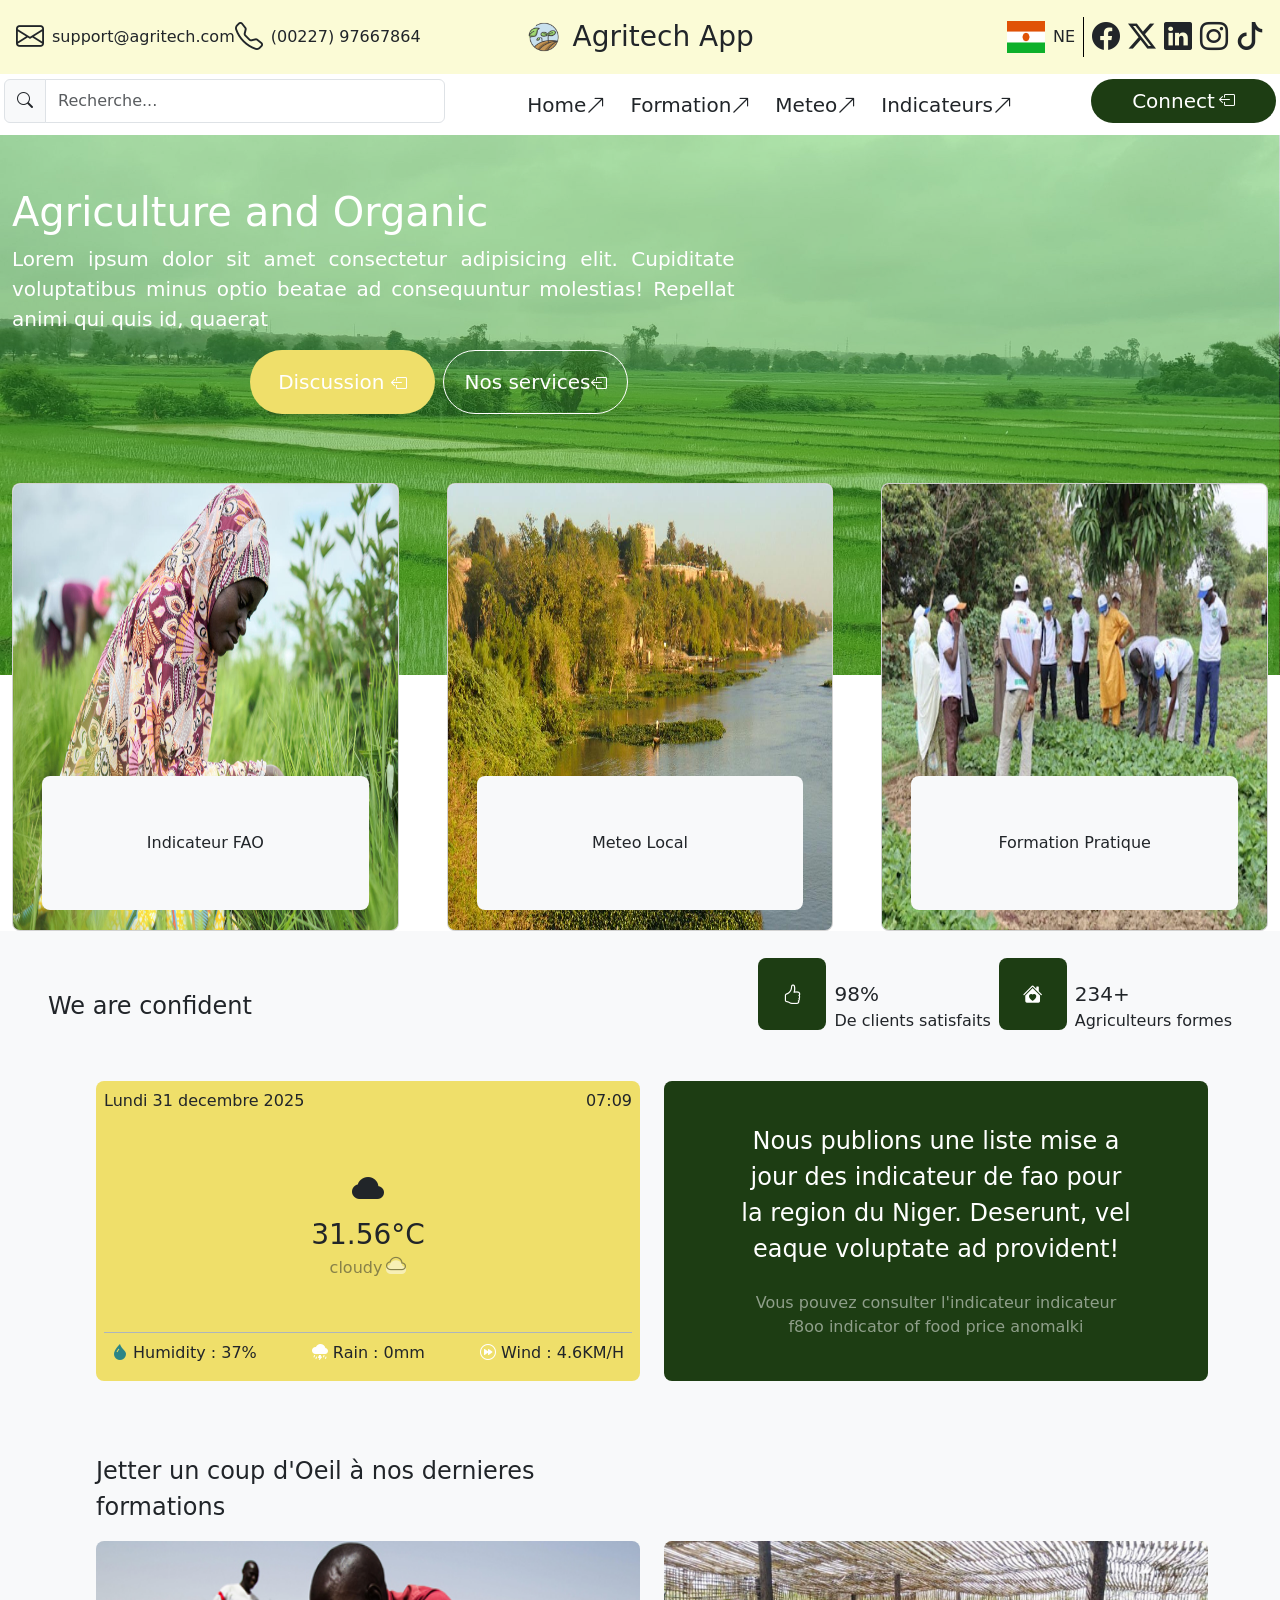
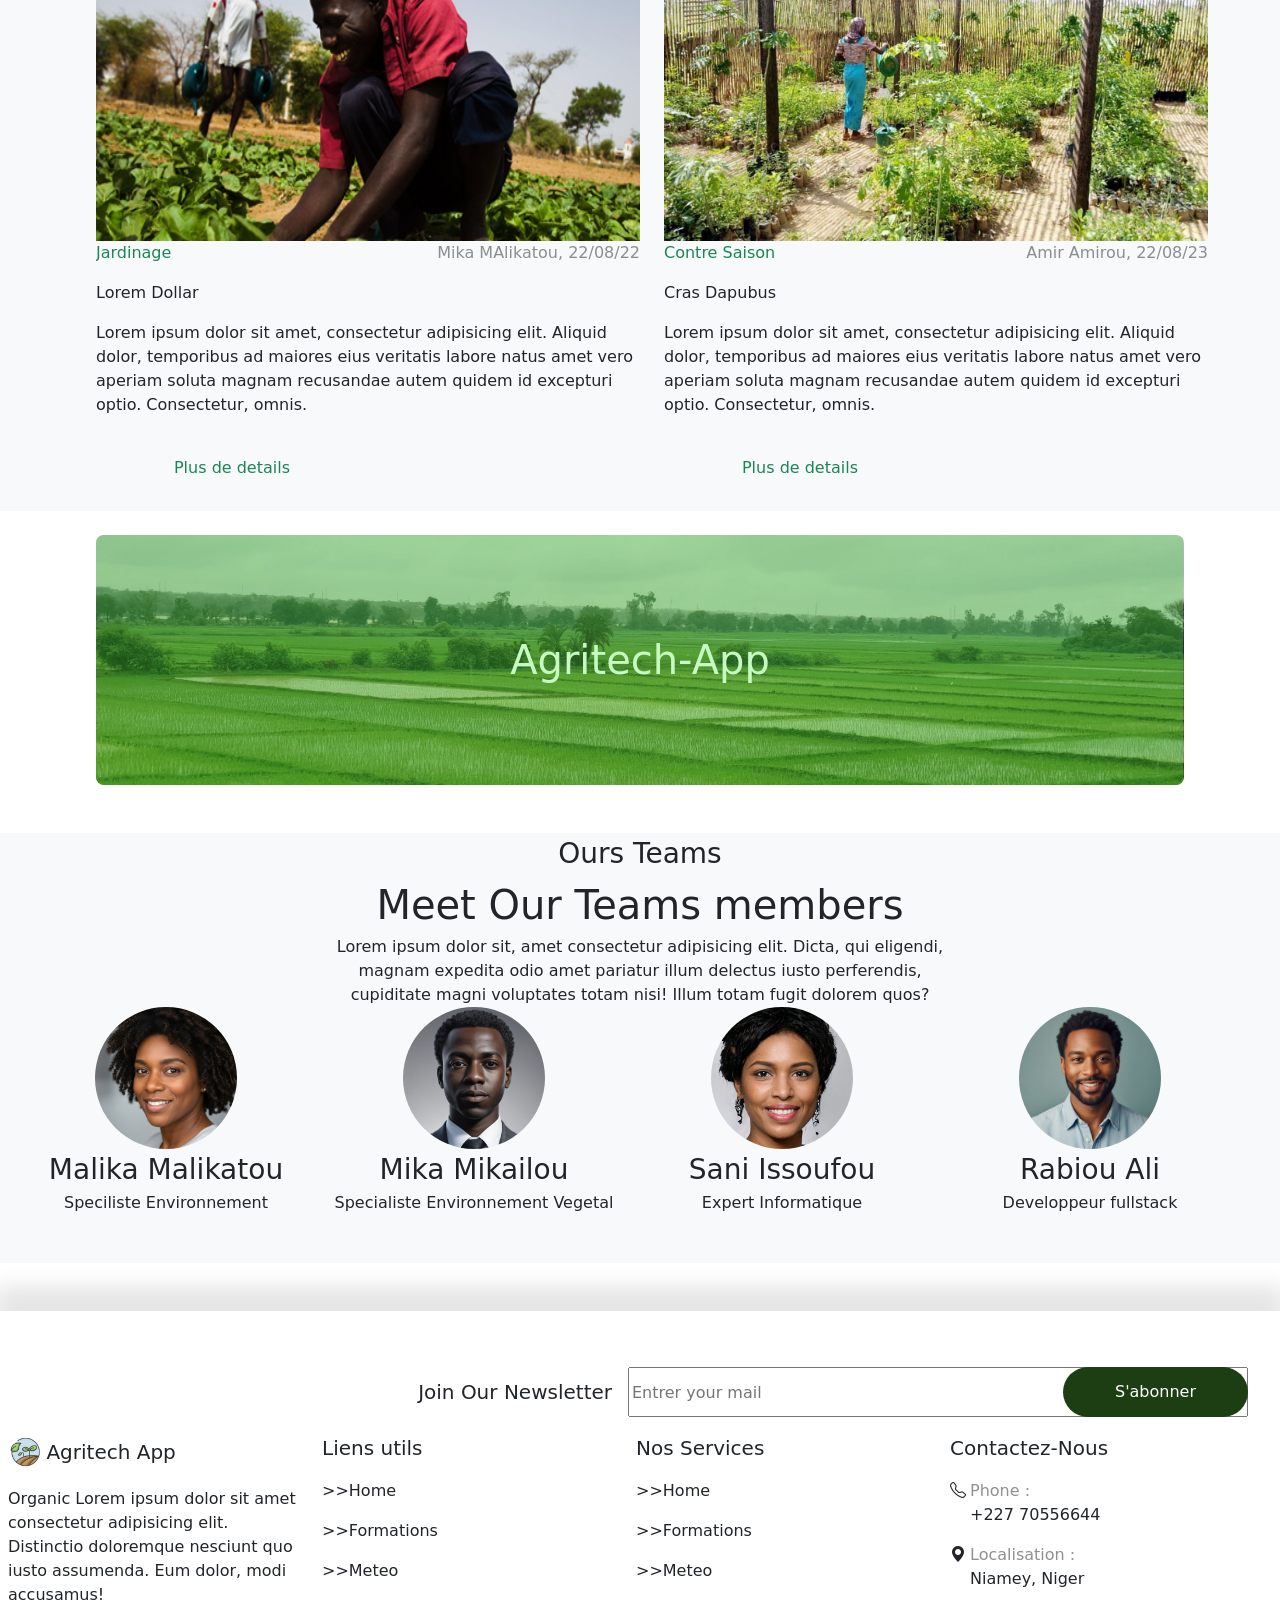
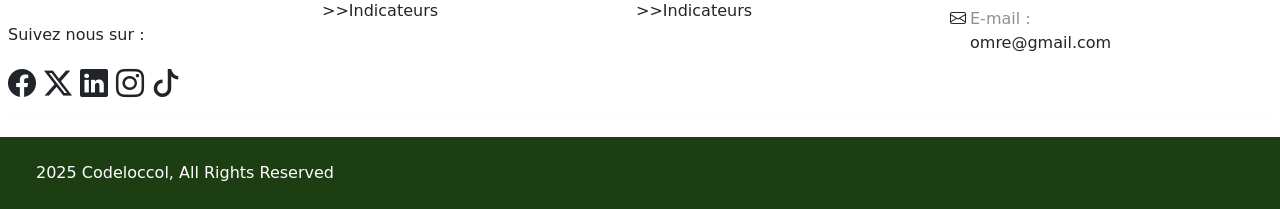
<file: pages/home.html>
<!DOCTYPE html>
<html lang="en">

<head>
    <meta charset="UTF-8">
    <meta name="viewport" content="width=device-width, initial-scale=1.0">
    <title>Document</title>
    <link href="https://cdn.jsdelivr.net/npm/bootstrap@5.3.8/dist/css/bootstrap.min.css" rel="stylesheet"
        integrity="sha384-sRIl4kxILFvY47J16cr9ZwB07vP4J8+LH7qKQnuqkuIAvNWLzeN8tE5YBujZqJLB" crossorigin="anonymous">
    <link rel="stylesheet" href="https://cdn.jsdelivr.net/npm/bootstrap-icons@1.13.1/font/bootstrap-icons.min.css">
    <link rel="stylesheet" href="../style.css">
</head>

<body class="">
    <div class="container-fluid p-3 d-none d-sm-flex my-bg-primaire">
        <div class="col d-none d-lg-flex">
            <div class="d-flex align-items-center gap-2">
                <div>
                    <i class="bi bi-envelope fs-3"></i>
                </div>
                <div> support@agritech.com</div>
            </div>
            <div class="d-flex align-items-center gap-2">
                <div>
                    <i class="bi bi-telephone fs-3"></i>
                </div>
                <div>(00227) 97667864</div>

            </div>

        </div>
        <div
            class="col d-flex justify-content-center justify-content-sm-start justify-content-lg-center align-items-center gap-2">
            <img style="width: 2.4rem; height: 2.4rem;" class="" src="../img/favico.png" alt="">
            <div class="fs-3">Agritech App</div>
        </div>
        <div class="col d-none d-sm-flex justify-content-end align-items-center gap-2">
            <img style="width: 2.4rem; height: 2rem;" src="../img/Niger.png" alt="">
            <div class="">NE</div>
            <div class="separateur"></div>
            <div><i class="bi bi-facebook fs-3"></i></div>
            <div><i class="bi bi-twitter-x fs-3"></i></div>
            <div><i class="bi bi-linkedin fs-3"></i></div>
            <div><i class="bi bi-instagram fs-3"></i></div>
            <div><i class="bi bi-tiktok fs-3"></i></div>
        </div>
        
    </div>


    <nav class="navbar h-80p my-bg-primaire p-1 d-sm-none fixed top-0 w-100">
        <div class="container-fluid p-3">
            <div class="col d-none d-lg-flex">
                <div class="d-flex align-items-center gap-2">
                    <div>
                        <i class="bi bi-envelope fs-3"></i>
                    </div>
                    <div> support@agritech.com</div>
                </div>
                <div class="d-flex align-items-center gap-2">
                    <div>
                        <i class="bi bi-telephone fs-3"></i>
                    </div>
                    <div>(00227) 97667864</div>

                </div>

            </div>
            <div
                class="col d-flex justify-content-center justify-content-sm-start justify-content-lg-center align-items-center gap-2">
                <img style="width: 2.4rem; height: 2.4rem;" class="" src="../img/favico.png" alt="">
                <div class="fs-3">Agritech App</div>
            </div>
            <div class="col d-none d-sm-flex justify-content-end align-items-center gap-2">
                <img style="width: 2.4rem; height: 2rem;" src="../img/Niger.png" alt="">
                <div class="">NE</div>
                <div class="separateur"></div>
                <div><i class="bi bi-facebook fs-3"></i></div>
                <div><i class="bi bi-twitter-x fs-3"></i></div>
                <div><i class="bi bi-linkedin fs-3"></i></div>
                <div><i class="bi bi-instagram fs-3"></i></div>
                <div><i class="bi bi-tiktok fs-3"></i></div>
            </div>
            <button class="navbar-toggler d-sm-none" type="button" data-bs-toggle="offcanvas"
                data-bs-target="#offcanvasNavbar" aria-controls="offcanvasNavbar" aria-label="Toggle navigation">
                <span class="navbar-toggler-icon"></span>
            </button>
            <div class="offcanvas offcanvas-start p-3" tabindex="-1" id="offcanvasNavbar"
                aria-labelledby="offcanvasNavbarLabel">
                <div class="offcanvas-header px-0 border-bottom border-dark border-opacity-25">
                    <div class="d-flex flex-column w-100 gap-4 align-items-center">
                        <div class="d-flex w-100 justify-content-between align-items-center gap-2 mb-3">
                            <div class="d-flex">
                                <img style="width: 2.4rem; height: 2.4rem;" class="" src="../img/favico.png" alt="">
                                <div class="fs-3">Agritech App</div>
                            </div>
                            <button type="button" class="btn-close fs-5" data-bs-dismiss="offcanvas"
                                aria-label="Close"></button>
                        </div>
                        <button type="button" class="btn my-color-vert text-white rounded-3 w-150p">Connect <i
                                class="bi bi-box-arrow-left fs-6"></i></button>
                    </div>


                </div>
                <div class="offcanvas-body w-100 px-0 ">
                    <ul
                        class="navbar-nav w-100 pb-4 justify-content-end flex-grow-1 border-bottom border-dark border-opacity-25">
                        <li class="nav-item">
                            <a class="nav-link active fs-4" aria-current="page" href="#">Home <i
                                    class="bi bi-arrow-up-right fs-5"></i></a>
                        </li>
                        <li class="nav-item">
                            <a class="nav-link fs-4" href="#">Blog <i class="bi bi-arrow-up-right fs-5"></i></a>
                        </li>
                        <li class="nav-item">
                            <a class="nav-link fs-4" href="#">Meteo <i class="bi bi-arrow-up-right fs-5"></i></a>
                        </li>
                        <li class="nav-item">
                            <a class="nav-link fs-4" href="#">Indicateurs <i class="bi bi-arrow-up-right fs-5"></i></a>
                        </li>
                    </ul>

                    <div class="d-flex flex-column py-4 gap-2 align-items-center">
                        <div class="fs-4 fw-400">Socials links :</div>
                        <div class="d-flex align-items-center gap-2">
                            <img style="width: 2.4rem; height: 2rem;" src="../img/Niger.png" alt="">
                            <div class="">NE</div>
                            <div class="separateur"></div>
                            <div><i class="bi bi-facebook fs-3"></i></div>
                            <div><i class="bi bi-twitter-x fs-3"></i></div>
                            <div><i class="bi bi-linkedin fs-3"></i></div>
                            <div><i class="bi bi-instagram fs-3"></i></div>
                            <div><i class="bi bi-tiktok fs-3"></i></div>
                        </div>
                        <div class="d-flex gap-2">
                            <div> <i class="bi bi-envelope fs-5"></i> </div>

                            <div class="fs-5 fw-400">omre@gmail.com</div>
                        </div>
                        <div class="d-flex gap-2">
                            <div> <i class="bi bi-telephone fs-5"></i> </div>

                            <div class="fs-5 fw-400">+227 70556644</div>
                        </div>
                    </div>

                </div>
            </div>
        </div>
    </nav>
    <div style="height: 90px;" class="d-sm-none"></div>
    <div class="container-fluid w-100 h-1p"></div>
    <div class="container-fluid d-none d-sm-flex d-flex justify-content-between d-sm-flex p-1 gap-1">
        <div class="d-flex justify-content-start w-35 d-none d-lg-flex">
            <div class="input-group w-100">
                <span class="input-group-text">
                    <i class="bi bi-search"></i>
                </span>
                <input style="max-width: 400px;" type="text" class="form-control" placeholder="Recherche...">
            </div>
        </div>
        <div class="d-flex align-items-center gap-4 pt-2">
            <div class="d-flex icon-hover">
                <a class="text-decoration-none d-flex fs-5 text-dark" href="home.html">Home <div><i
                            class="bi bi-arrow-up-right"></i></div>
                </a>
            </div>
            <div class="d-flex icon-hover">
                <a class="text-decoration-none d-flex fs-5 text-dark" href="formation.html">Formation <div><i
                            class="bi bi-arrow-up-right"></i></div> </a>
            </div>
            <div class="d-flex icon-hover ">
                <a class="text-decoration-none d-flex fs-5 text-dark" href="">Meteo <div><i
                            class="bi bi-arrow-up-right"></i></div> </a>
            </div>
            <div class="d-flex icon-hover">
                <a class="text-decoration-none d-flex fs-5 text-dark" href="">Indicateurs <div><i
                            class="bi bi-arrow-up-right"></i></div> </a>
            </div>
        </div>
        <div class="">
            <a href="../index.html" type="button"
                class="btn my-color-vert w-150p rounded-5 text-white fs-5 d-flex align-items-center justify-content-center gap-1">Connect
                <i class="bi bi-box-arrow-left text-white fs-6"></i></a>
        </div>
    </div>
    <div class="container-fluid presentation w-100 vh-50 vh-lg-60 position-relative mt-2">
        <div class="position-absolute top-0 left-n w-100 h-100 transparent"></div>
        <div
            class="row position-absolute left-0 top-0 w-100 pt-5 h-demi d-flex flex-column justify-content-center align-items-start text-white">
            <div class="col-12 col-sm-7  ">
                <h1 class="fs-1">Agriculture and Organic</h1>
                <p class="text-justify fs-5">Lorem ipsum dolor sit amet consectetur adipisicing elit. Cupiditate
                    voluptatibus minus optio beatae ad consequuntur molestias! Repellat animi qui quis id, quaerat
            </div>
            <div class="col-12"></div>

            <div class="col-12 col-sm-6 d-flex justify-content-end gap-2">
                <button type="button"
                    class="btn my-bg-yellow py-3 w-150p btnyellow rounded-5 text-white fs-5">Discussion <i
                        class="bi bi-box-arrow-left text-white fs-6 "></i></button>
                <button type="button" class="btn border-white py-3 w-150p rounded-5 btntrans text-white fs-5">Nos
                    services<i class="bi bi-box-arrow-left text-white fs-6 "></i></button>
            </div>
        </div>
    </div>
    <div class="card-container position-relative p-0">
        <div class="position-absolute left-n top-before d-flex flex-column w-100 p-0">
            <div
                class=" row px-4 d-flex flex-column flex-sm-row align-items-center justify-content-around gap-3 gap-sm-2 gap-lg-5 p-0">
                <div
                    class="col-12 col-sm-4 card rounded-3 image-p image-p-1 px-0 card overflow-hidden position-relative hover-flex ">
                    <img src="../img/FAO_Statistic_Landing.jpg" alt="">
                    <div
                        class="position-absolute position-relative overflow-hidden d-flex align-items-center justify-content-center bottom-0 bottom-sm-20p left-0 center-sm-horizontal w-100 w-lg-85  p-4 rounded-3 bg-body-tertiary">
                        <div class="d-flex flex-column gap-2 p-1 align-items-center">

                            <span>Indicateur FAO</span>

                        </div>
                        <div
                            class="position-absolute transY d-flex align-items-center justify-content-center bottom-0 left-0  w-100  h-100  p-4 rounded-3 bg-body-tertiary">
                            <div class="d-flex flex-column gap-2 p-1 align-items-center">
                                <span class="icon d-flex opcity-hover"> <i class="bi bi-graph-up-arrow fs-3"></i>
                                </span>
                                <span>Indicateur FAO</span>
                                <p class="d-flex opcity-hover text-center opcity-hover">Lorem, ipsum dolor sit amet
                                    consectetur
                                    adipisicing
                                    elit.
                                    Possimus temporibus repellendus hic velit</p>
                                <span class="d-flex opcity-hover text-success opcity-hover">Plus de detail</span>
                            </div>

                        </div>

                    </div>

                </div>
                <div
                    class="col-12 col-sm-4 card rounded-3 image-p image-p-1 px-0 overflow-hidden position-relative hover-flex ">
                    <img src="../img/Meteo_Landing.jpg" alt="">
                    <div
                        class="position-absolute position-relative overflow-hidden d-flex align-items-center justify-content-center bottom-0 bottom-sm-20p left-0 center-sm-horizontal w-100 w-lg-85  p-4 rounded-3 bg-body-tertiary">
                        <div class="d-flex flex-column gap-2 p-1 align-items-center">

                            <span>Meteo Local</span>

                        </div>
                        <div
                            class="position-absolute transY d-flex align-items-center justify-content-center bottom-0 left-0  w-100  h-100  p-4 rounded-3 bg-body-tertiary">
                            <div class="d-flex flex-column gap-2 p-1 align-items-center">
                                <span class="icon d-flex opcity-hover"> <i class="bi bi-cloud-sun fs-3"></i>
                                </span>
                                <span>Meteo Local</span>
                                <p class="d-flex opcity-hover text-center opcity-hover">Lorem, ipsum dolor sit amet
                                    consectetur
                                    adipisicing
                                    elit.
                                    Possimus temporibus repellendus hic velit</p>
                                <span class="d-flex opcity-hover text-success opcity-hover">Plus de detail</span>
                            </div>

                        </div>

                    </div>

                </div>
                <div
                    class="col-12 col-sm-4 card rounded-3 image-p image-p-1 px-0 overflow-hidden position-relative hover-flex ">
                    <img class="" src="../img/Formation_Landing.jpg" alt="">
                    <div
                        class="position-absolute position-relative overflow-hidden d-flex align-items-center justify-content-center bottom-0 bottom-sm-20p left-0 center-sm-horizontal w-100 w-lg-85  p-4 rounded-3 bg-body-tertiary">
                        <div class="d-flex flex-column gap-2 p-1 align-items-center">

                            <span>Formation Pratique</span>

                        </div>
                        <div
                            class="position-absolute transY d-flex align-items-center justify-content-center bottom-0 left-0  w-100  h-100  p-4 rounded-3 bg-body-tertiary">
                            <div class="d-flex flex-column gap-2 p-1 align-items-center">
                                <span class="icon d-flex opcity-hover"> <i class="bi bi-graph-up-arrow fs-3"></i>
                                </span>
                                <span>Formation Pratique</span>
                                <p class="d-flex opcity-hover text-center opcity-hover">Lorem, ipsum dolor sit amet
                                    consectetur
                                    adipisicing
                                    elit.
                                    Possimus temporibus repellendus hic velit</p>
                                <span class="d-flex opcity-hover text-success opcity-hover">Plus de detail</span>
                            </div>

                        </div>

                    </div>

                </div>

            </div>
            <div class=" d-flex p-5 w-100 justify-content-between align-items-center bg-color-gray">
                <div class="fs-4">We are confident</div>
                <div class="d-flex gap-2">
                    <div class="d-flex gap-2">
                        <div> <i class="bi bi-hand-thumbs-up fs-5 fs-sm-3 p-4 my-color-vert text-white rounded-3"></i>
                        </div>
                        <div class="d-flex flex-column justify-content-around">
                            <span class="fs-5 fw-400">
                                98%
                            </span>
                            <span class="">
                                De clients satisfaits
                            </span>
                        </div>
                    </div>
                    <div class="d-flex gap-2">
                        <div> <i class="bi bi-house-heart-fill fs-5 fs-sm-3 p-4 my-color-vert text-white rounded-3"></i>
                        </div>
                        <div class="d-flex flex-column justify-content-around">
                            <span class="fs-5 fw-400">
                                234+
                            </span>
                            <span class="">
                                Agriculteurs formes
                            </span>
                        </div>
                    </div>

                </div>

            </div>
            <div class="d-flex w-100 justify-content-center align-items-center bg-color-gray">
                <div class="w-85 d-flex flex-column flex-lg-row gap-4">
                    <div
                        class="col-12 col-lg-6 my-bg-yellow rounded-3 h-auto h-lg-300p h-xxl-600p d-flex flex-column p-2 justify-content-between">
                        <div class="w-100 d-flex justify-content-between">
                            <div>Lundi 31 decembre 2025</div>
                            <div>07:09</div>
                        </div>
                        <div class="w-100 d-flex flex-column align-items-center justify-content-center">
                            <div> <i class="bi bi-cloud-fill fs-2"></i> </div>
                            <div class="fs-3">31.56°C</div>
                            <div class="opacity-50 d-flex gap-1"> cloudy <i
                                    class="bi bi-cloud-fill text-white d-flex position-relative align-items-center fs-5">
                                    <i class="bi bi-cloud position-absolute bottom-0 left-0 fs-5 text-dark"></i>
                                </i>
                            </div>
                        </div>
                        <div class="d-flex justify-content-between p-2 border-top border-dark-subtle">
                            <div>
                                <i class="bi bi-droplet-fill my-color-blue"></i> Humidity : 37%
                            </div>
                            <div>
                                <i class="bi bi-cloud-lightning-rain-fill text-white"></i> Rain : 0mm
                            </div>
                            <div class="">
                                <i class="bi bi-fast-forward-circle text-white"></i> Wind : 4.6KM/H
                            </div>
                        </div>

                    </div>
                    <div
                        class="col-12 col-lg-6 my-color-vert rounded-3 h-300p h-lg-300p h-xxl-600p d-flex flex-column p-2 justify-content-center gap-4">
                        <div class="fs-4 text-white text-center fw-400 w-75 mx-auto">Nous publions une liste mise a
                            jour des indicateur de fao pour la region du Niger. Deserunt, vel eaque
                            voluptate ad provident!</div>
                        <div class="text-white text-center opacity-50 w-75 mx-auto"> Vous pouvez consulter
                            l'indicateur indicateur f8oo indicator of food price anomalki </div>
                    </div>
                </div>
            </div>
            <div class="d-flex w-100 justify-content-center bg-color-gray align-items-center bg-color-gray">
                <div class="d-flex flex-column w-85 my-4">
                    <div class="fs-4 col-6 d-flex pt-5 pb-3 w-50">Jetter un coup d'Oeil à nos dernieres formations
                    </div>
                    <div class="d-flex flex-column flex-lg-row gap-4">
                        <div class="col-12 col-lg-6 rounded-3 d-flex flex-column overflow-hidden">
                            <div class="h-auto h-lg-300p h-xxl-600p">
                                <img class="w-100 h-100" src="../img/Blog-img-1.jpg" alt="">
                            </div>
                            <div class="d-flex flex-column gap-3">
                                <div class="d-flex w-100 justify-content-between">
                                    <div class="text-success">Jardinage</div>
                                    <div class="opacity-50">Mika MAlikatou, 22/08/22</div>
                                </div>
                                <div>Lorem Dollar</div>
                                <div>Lorem ipsum dolor sit amet, consectetur adipisicing elit. Aliquid dolor,
                                    temporibus
                                    ad maiores eius veritatis labore natus amet vero aperiam soluta magnam
                                    recusandae
                                    autem quidem id excepturi optio. Consectetur, omnis.</div>
                                <div class="btn button-link w-50 text-success mt-3">Plus de details</div>

                            </div>
                        </div>
                        <div class="col-12 col-lg-6 rounded-3 d-flex flex-column overflow-hidden">
                            <div class="h-auto h-lg-300p h-xxl-600p">
                                <img class="w-100 h-100" src="../img/Blog-img-9.jpg" alt="">
                            </div>
                            <div class="d-flex flex-column gap-3">
                                <div class="d-flex w-100 justify-content-between">
                                    <div class="text-success">Contre Saison</div>
                                    <div class="opacity-50">Amir Amirou, 22/08/23</div>
                                </div>
                                <div>Cras Dapubus</div>
                                <div>Lorem ipsum dolor sit amet, consectetur adipisicing elit. Aliquid dolor,
                                    temporibus
                                    ad maiores eius veritatis labore natus amet vero aperiam soluta magnam
                                    recusandae
                                    autem quidem id excepturi optio. Consectetur, omnis.</div>
                                <div class="btn button-link w-50 text-success mt-3">Plus de details</div>

                            </div>
                        </div>
                    </div>
                </div>
            </div>
            <div class="container-fluid w-85 rounded-3  overflow-hidden presentation bg-color-gray d-flex flex-column my-4 position-relative bg-color-gray"
                style="height: 250px;">
                <div class="position-absolute top-0 left-n w-100 h-100 transparent"></div>

                <h1 class="m-auto text-white fs-1">Agritech-App</h1>
            </div>
            <div class="container-fluid text-center my-4 bg-color-gray  pb-5">
                <div class="col-12 fs-3">Ours Teams</div>
                <div class="col-12 fs-1">Meet Our Teams members</div>
                <div class="col-6 offset-3">Lorem ipsum dolor sit, amet consectetur adipisicing elit. Dicta, qui
                    eligendi, magnam expedita odio amet pariatur illum delectus iusto perferendis, cupiditate magni
                    voluptates totam nisi! Illum totam fugit dolorem quos?</div>
                <div class="col-12 row container-fluid d-flex">
                    <div class="col-12 col-sm-6 col-lg-3 d-flex flex-column align-items-center">
                        <img class="w-50 rounded-circle" src="../img/avatar-1.png" alt="">
                        <div class="fs-3 fw-400">Malika Malikatou</div>
                        <div>Speciliste Environnement</div>
                    </div>
                    <div class="col-12 col-sm-6 col-lg-3 d-flex flex-column align-items-center">
                        <img class="w-50 rounded-circle" src="../img/avatar-2.jpg" alt="">
                        <div class="fs-3 fw-400">Mika Mikailou</div>
                        <div>Specialiste Environnement Vegetal</div>
                    </div>
                    <div class="col-12 col-sm-6 col-lg-3 d-flex flex-column align-items-center">
                        <img class="w-50 rounded-circle" src="../img/avatar-4.jpeg" alt="">
                        <div class="fs-3 fw-400">Sani Issoufou</div>
                        <div>Expert Informatique</div>
                    </div>
                    <div class="col-12 col-sm-6 col-lg-3 d-flex flex-column align-items-center">
                        <img class="w-50 rounded-circle" src="../img/avatar-3.png" alt="">
                        <div class="fs-3 fw-400">Rabiou Ali</div>
                        <div>Developpeur fullstack</div>
                    </div>
                </div>
            </div>
            <div class="footer container-fluid my-4 shadow-bottom pt-5">
                <div class="row w-100 fs-6">
                    <div
                        class="col-12 p-2 p-0 p-1 d-flex gap-3 align-items-center justify-content-center justify-content-sm-end">
                        <div class="fs-5"> Join Our Newsletter </div>
                        <div class="w-50 w-sm-75 h-50p d-flex align-items-center position-relative">
                            <input type="text" placeholder="Entrer your mail" class="h-100 w-100">
                            <button style="right: 0;"
                                class="btn my-color-vert text-white position-absolute rounded-5  px-4 top-0 w-150p h-100">S'abonner</button>
                        </div>
                    </div>
                    <div class="col-12 gap-3 p-2 col-sm-6 col-lg-3 d-flex flex-column">
                        <div class="d-flex align-items-center">
                            <img style="width: 2.4rem; height: 2.4rem;" class="" src="../img/favico.png" alt="">
                            <div class="fs-5 fw-400">Agritech App</div>
                        </div>
                        <div>
                            Organic Lorem ipsum dolor sit amet consectetur adipisicing elit. Distinctio doloremque
                            nesciunt quo iusto assumenda. Eum dolor, modi accusamus!
                        </div>
                        <div>Suivez nous sur :</div>
                        <div class="col d-flex align-items-center gap-2">
                            <div><i class="bi bi-facebook fs-3"></i></div>
                            <div><i class="bi bi-twitter-x fs-3"></i></div>
                            <div><i class="bi bi-linkedin fs-3"></i></div>
                            <div><i class="bi bi-instagram fs-3"></i></div>
                            <div><i class="bi bi-tiktok fs-3"></i></div>
                        </div>
                    </div>
                    <div class="col-12 gap-3 p-2 col-sm-6 col-lg-3 d-flex flex-column">
                        <div class="fs-5 fw-400">Liens utils</div>
                        <div>>>Home</div>
                        <div>>>Formations</div>
                        <div>>>Meteo</div>
                        <div>>>Indicateurs</div>
                    </div>
                    <div class="col-12 gap-3 p-2 col-sm-6 col-lg-3 d-flex flex-column">
                        <div class="fs-5 fw-400">Nos Services</div>
                        <div>>>Home</div>
                        <div>>>Formations</div>
                        <div>>>Meteo</div>
                        <div>>>Indicateurs</div>
                    </div>
                    <div class="col-12 gap-3 p-2 col-sm-6 col-lg-3 d-flex flex-column">
                        <div class="fs-5 fw-400">Contactez-Nous</div>
                        <div class="d-flex gap-1">
                            <div> <i class="bi bi-telephone"></i> </div>
                            <div class="d-flex flex-column">
                                <div class="fw-400 opacity-50">Phone :</div>
                                <div>+227 70556644</div>
                            </div>
                        </div>
                        <div class="d-flex gap-1">
                            <div> <i class="bi bi-geo-alt-fill"></i> </div>
                            <div class="d-flex flex-column">
                                <div class="fw-400 opacity-50">Localisation :</div>
                                <div>Niamey, Niger</div>
                            </div>
                        </div>
                        <div class="d-flex gap-1">
                            <div> <i class="bi bi-envelope"></i> </div>
                            <div class="d-flex flex-column">
                                <div class="fw-400 opacity-50">E-mail :</div>
                                <div>omre@gmail.com</div>
                            </div>
                        </div>
                    </div>


                </div>

            </div>
            <div class="container-fluid mx-0 col-12 my-color-vert text-white m-0 w-100">
                <div class="d-flex align-items-center justify-content-start p-4">
                    2025 Codeloccol, All Rights Reserved
                </div>
            </div>
        </div>
    </div>
    <script src="https://cdn.jsdelivr.net/npm/bootstrap@5.3.8/dist/js/bootstrap.bundle.min.js"
        integrity="sha384-FKyoEForCGlyvwx9Hj09JcYn3nv7wiPVlz7YYwJrWVcXK/BmnVDxM+D2scQbITxI"
        crossorigin="anonymous"></script>
</body>

</html>
</file>
<file: style.css>
a{

    text-decoration: none;
}
.fs-7{
    font-size: 0.8rem !important;
}
.w-35 {
    width: 35%;
}
.w-150p {
    width: 185px !important;
}
.w-85 {
    width: 85%;
}
.h-80p {
    height: 80px;
}
.h-50p {
    height: 50px;
}
.h-300p {
    height: 300px;
}
.h-1p {
    min-height: 1px;
}
.raduis-20p {
    border-radius: 20px !important;
}
.my-bg-primaire {
    background-color: rgb(251, 251, 214) !important;
}
.my-bg-yellow {
    background-color: #EFDF6A;
}
.my-color-blue {
    color: #2B8586;
}
.my-color-vert {
    background-color: #1D3D13;
}
.vh-50 {
    height: 200vw;
    max-height: 65vh;
}
.h-80 {
    height: 80%;
}
.h-40 {
    height: 45% !important;
}
.presentation {
    background-image: url(img/HomeCarroussel.jpg);
    background-size: cover;
    background-position: center;
}
.borderY-vert{
    border-bottom: 2px solid rgb(15, 227, 189);
    border-top: 2px solid rgb(9, 202, 167);

}
.image-p {
    /* width: clamp(300px, 100%, 600px); */
    height: 35vw;
    max-height: 600px;
    flex: 1;
    padding: none !important;
}
.h-demi{
    height: calc(100% - 20vw);
}
.image-p img {
    flex: 1;
}
.hover-flex > div {
    height: 30%;
}
.separateur {
    min-height: 40px;
    width: 1px;
    background-color: black;
}
.transparent{
    background-color: rgba(69, 239, 53, 0.3);
    left: -1px;
}
.text-justify {
    text-align: justify;
}
.top-before {
    top: -15vw;
}
.center-horizontal {
    left: 7.5%;
}
.transY{
    transform: translateY(150%);  
}
.opcity-hover{
    opacity: 0;
}
.hover-flex:hover > div {
    transition: 0.5s;
    height: 50%;
}
.rounded-3:hover .zoom img{
    transition: transform 1s;
    opacity: 0.6;
    transform: scale(1.1);
}
.hover-flex:hover .transY{
    transition: 0.3s;
    transform: translateY(0);
}
.hover-flex:hover .transY .opcity-hover{
    transition: 1s;
    opacity: 1;
}
.hover-flex:hover img {
    transition: 1s;
    transform: scale(1.5);
    rotate: 10deg;
}
.btn-plus:hover {
  color: white;
  background-color: rgb(29, 61, 19, 0.9);
  border-color: auto;
}
.bg-color-gray{
    background-color: #F8F9FA;
}
.shadow-bottom{
    box-shadow: 0px -20px 20px 5px rgba(0, 0, 0, 0.1);
}
.cercle-jaune{
    width: 90px;
    height: 90px;
    border-radius: 50%;
    background-color: #EFDF6A;
    position: absolute;
    left: 5px;
    bottom: -60px;
}
a:hover > div{
    transform: translateX(3px);
}
.w-150p:hover{
    background-color: rgba(29, 61, 19, 0.9);

}
.btnyellow:hover{
    background-color: rgba(239, 223, 106, 0.9);
    
}
.btntrans:hover{
    background-color: rgba(255, 255, 255, 0.1);
}
.bg-secondary-transparent{
    background-color: #E4E6E7;
}
@media (max-width: 800px) {
    .hover-flex > div {
    height: 100%;
}
.transY{
    transition: none;
    transform: translateY(0);
    
}
.hover-flex .transY .opcity-hover{
    transition: none;
    opacity: 1;
} 
}
@media (max-width: 425px) {
    .my-bg-primaire {
        background-color: #F7FAF9 !important;
        box-shadow: 1px 1px 5px 1px rgba(0, 0, 0, 0.1);
    }
}
@media (min-width: 768px) {
    .h-lg-300p {
        height: 300px !important;
    }
   
}
@media (min-width: 800px) {
    .bottom-sm-20p {
        bottom: 20px !important;
    }
    .center-sm-horizontal {
        left: 7.5%;
    }
    .w-lg-85{
        width: 85% !important;
    }
    
    .h-lg-auto{
        height: auto !important;
    }
    .vh-lg-60 {
    height: 60vh !important;
}
}
@media (min-width: 1600px) {
    .h-xxl-600p {
        min-height: 600px !important;
    }
}
</file>
